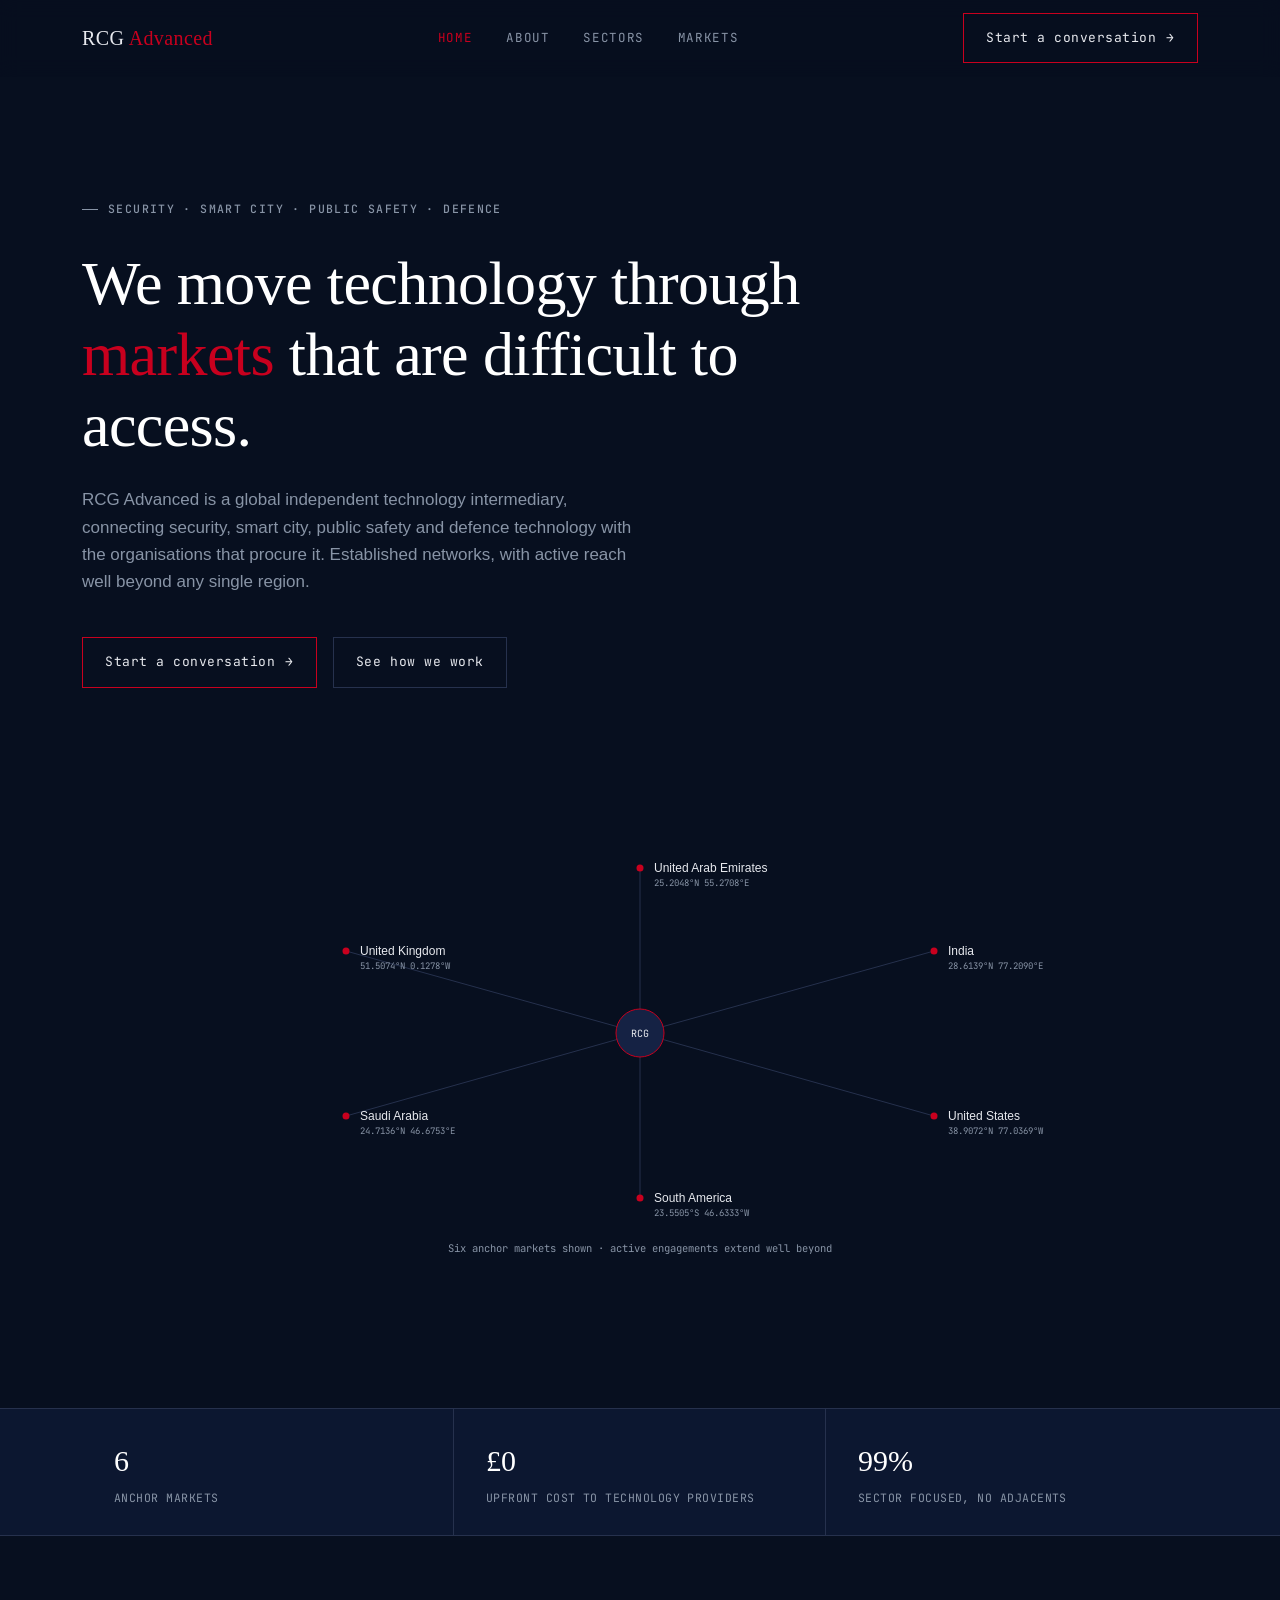
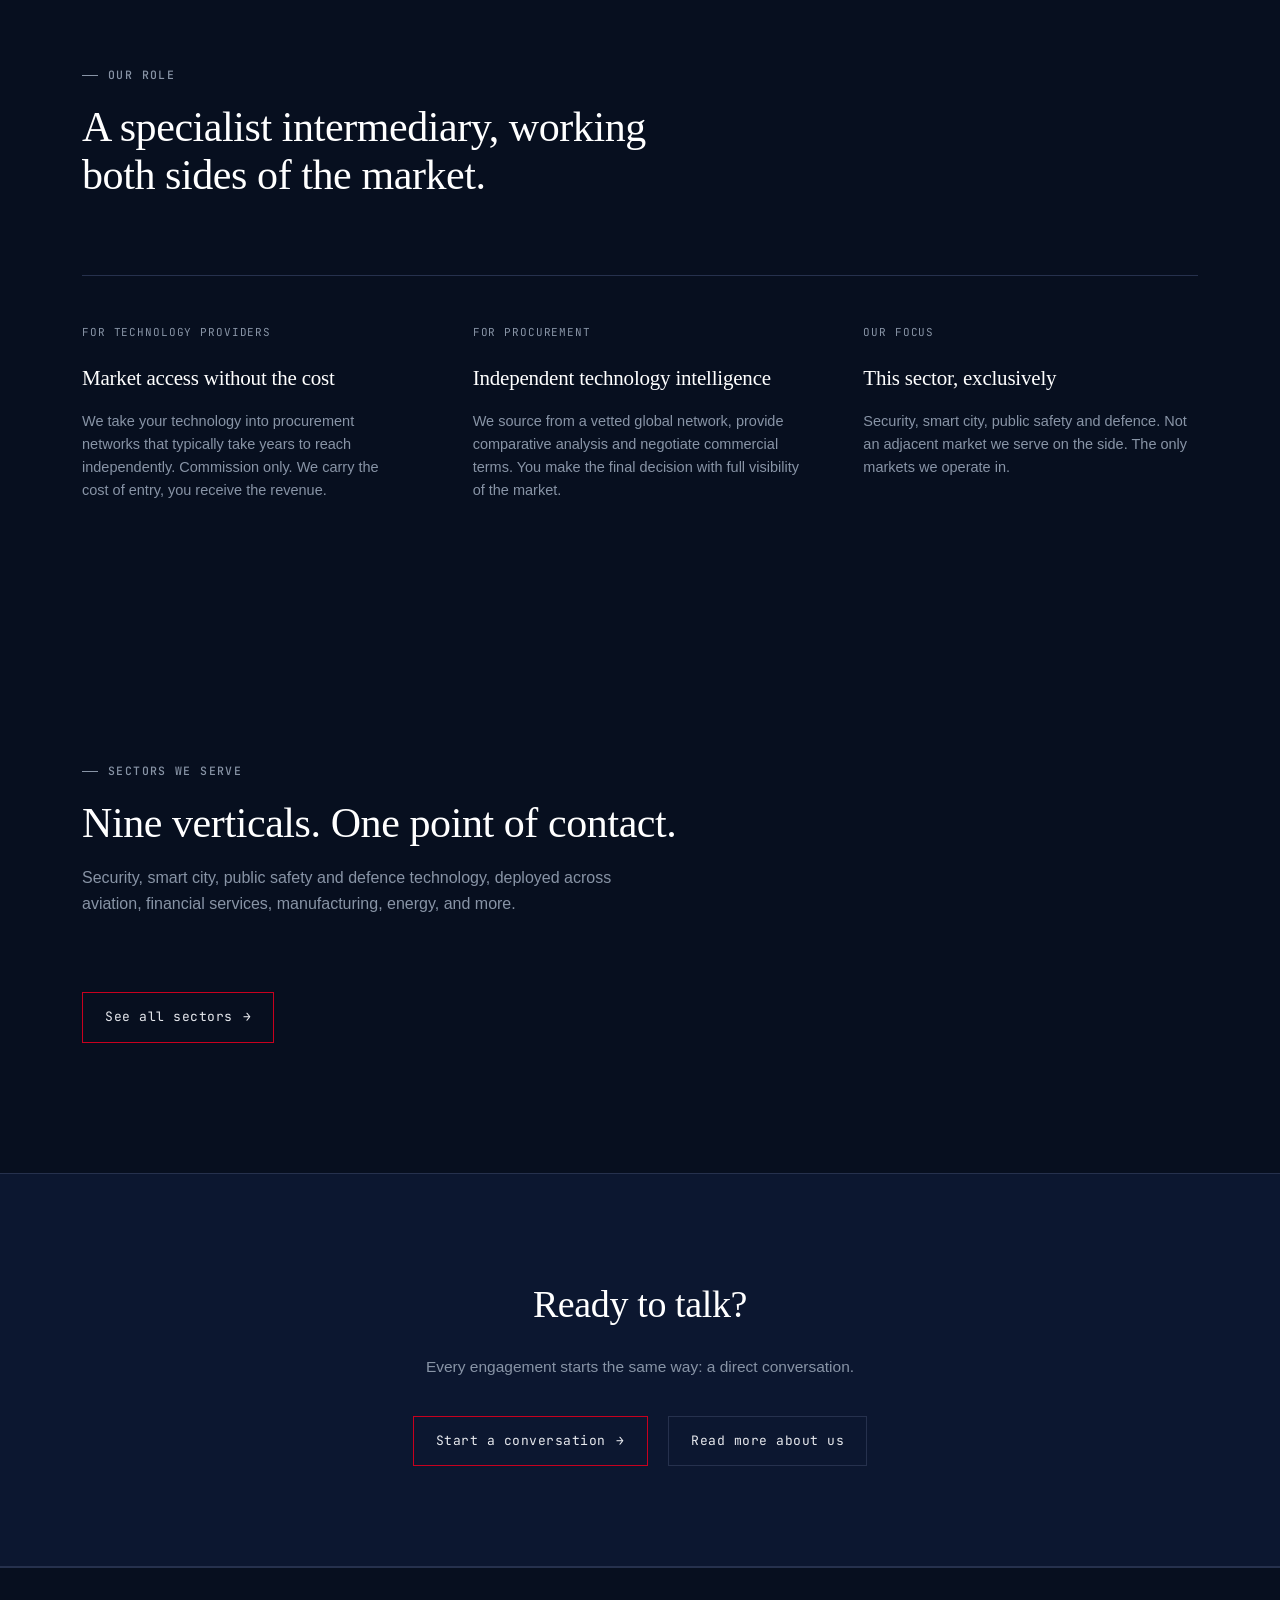
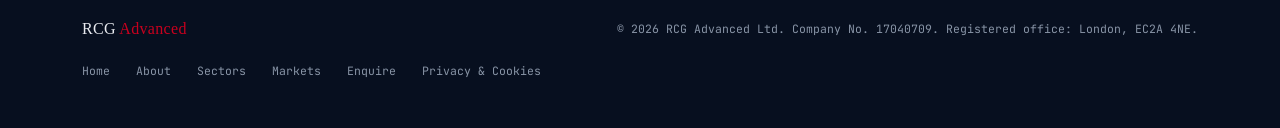
<file: files/index.html>
<!DOCTYPE html>
<html lang="en">
<head>
<meta charset="UTF-8" />
<meta name="viewport" content="width=device-width, initial-scale=1.0" />
<title>RCG Advanced | Security, Smart City & Defence Technology</title>
<meta name="description" content="Global independent technology intermediary for security, smart city, public safety and defence organisations, across six anchor markets." />
<link rel="canonical" href="https://rcgadvanced.com/" />
<meta name="robots" content="index, follow" />
<meta name="theme-color" content="#070f1f" />

<link rel="icon" href="/favicon.ico" sizes="any">
<link rel="icon" type="image/svg+xml" href="/favicon.svg">
<link rel="apple-touch-icon" href="/apple-touch-icon.png">

<meta property="og:type" content="website" />
<meta property="og:site_name" content="RCG Advanced" />
<meta property="og:title" content="RCG Advanced | Security, Smart City & Defence Technology" />
<meta property="og:description" content="Global independent technology intermediary for security, smart city, public safety and defence organisations, across six anchor markets." />
<meta property="og:url" content="https://rcgadvanced.com/" />
<meta property="og:image" content="https://rcgadvanced.com/og-image.png" />
<meta property="og:image:width" content="1200" />
<meta property="og:image:height" content="630" />

<meta name="twitter:card" content="summary_large_image" />
<meta name="twitter:title" content="RCG Advanced | Security, Smart City & Defence Technology" />
<meta name="twitter:description" content="Global independent technology intermediary for security, smart city, public safety and defence organisations, across six anchor markets." />
<meta name="twitter:image" content="https://rcgadvanced.com/og-image.png" />

<script type="application/ld+json">
{
  "@context": "https://schema.org",
  "@type": "Organization",
  "name": "RCG Advanced Ltd",
  "url": "https://rcgadvanced.com/",
  "logo": "https://rcgadvanced.com/favicon.png",
  "email": "craig@rcgadvanced.com",
  "founder": {
    "@type": "Person",
    "name": "Craig Campbell",
    "jobTitle": "Founder & CEO"
  },
  "address": {
    "@type": "PostalAddress",
    "addressLocality": "London",
    "postalCode": "EC2A 4NE",
    "addressCountry": "GB"
  },
  "description": "Global independent technology intermediary for security, smart city, public safety and defence organisations."
}
</script>

<link rel="preconnect" href="https://fonts.googleapis.com">
<link rel="preconnect" href="https://fonts.gstatic.com" crossorigin>
<link href="https://fonts.googleapis.com/css2?family=JetBrains+Mono:wght@400;500;600&display=swap" rel="stylesheet">
<link rel="stylesheet" href="styles.css">
</head>
<body>

<header id="siteHeader">
  <nav class="wrap">
    <a href="index.html" class="logo">RCG <em>Advanced</em></a>
    <div class="navlinks">
      <a href="index.html" class="current">Home</a>
      <a href="about.html">About</a>
      <a href="sectors.html">Sectors</a>
      <a href="markets.html">Markets</a>
    </div>
    <div class="nav-cta">
      <a href="enquire.html" class="btn btn-primary">Start a conversation</a>
    </div>
    <button class="nav-menu-btn" id="menuBtn" aria-label="Menu">≡</button>
  </nav>
</header>

<section class="hero" id="top">
  <div class="wrap hero-inner">
    <div class="eyebrow">Security · Smart City · Public Safety · Defence</div>
    <h1>We move technology through <span class="accent">markets</span> that are difficult to access.</h1>
    <p class="lede">RCG Advanced is a global independent technology intermediary, connecting security, smart city, public safety and defence technology with the organisations that procure it. Established networks, with active reach well beyond any single region.</p>
    <div class="hero-ctas">
      <a href="enquire.html" class="btn btn-primary">Start a conversation</a>
      <a href="about.html#disciplines" class="btn">See how we work</a>
    </div>

    <div class="netmap" id="netmap">
      <svg viewBox="0 0 900 480" xmlns="http://www.w3.org/2000/svg" role="img" aria-label="Network map showing RCG Advanced's six anchor markets: United Kingdom, Saudi Arabia, United Arab Emirates, United States, India and South America, with reach extending globally">
        <line class="net-line" x1="450" y1="235" x2="450" y2="70" />
        <line class="net-line" x1="450" y1="235" x2="744" y2="153" />
        <line class="net-line" x1="450" y1="235" x2="744" y2="318" />
        <line class="net-line" x1="450" y1="235" x2="450" y2="400" />
        <line class="net-line" x1="450" y1="235" x2="156" y2="318" />
        <line class="net-line" x1="450" y1="235" x2="156" y2="153" />

        <g class="net-hub">
          <circle cx="450" cy="235" r="24" />
          <text x="450" y="239">RCG</text>
        </g>

        <g class="net-node" data-market="market-ae" transform="translate(450,70)">
          <circle class="core" r="3.5" />
          <text class="label" x="14" y="4">United Arab Emirates</text>
          <text class="coord" x="14" y="18">25.2048°N 55.2708°E</text>
          <text class="stat" x="14" y="34">AED 23B smart infrastructure</text>
        </g>

        <g class="net-node" data-market="market-india" transform="translate(744,153)">
          <circle class="core" r="3.5" />
          <text class="label" x="14" y="4">India</text>
          <text class="coord" x="14" y="18">28.6139°N 77.2090°E</text>
          <text class="stat" x="14" y="34">Fast-growing security &amp; smart city demand</text>
        </g>

        <g class="net-node" data-market="market-us" transform="translate(744,318)">
          <circle class="core" r="3.5" />
          <text class="label" x="14" y="4">United States</text>
          <text class="coord" x="14" y="18">38.9072°N 77.0369°W</text>
          <text class="stat" x="14" y="34">$55B commercial security market</text>
        </g>

        <g class="net-node" data-market="market-samerica" transform="translate(450,400)">
          <circle class="core" r="3.5" />
          <text class="label" x="14" y="4">South America</text>
          <text class="coord" x="14" y="18">23.5505°S 46.6333°W</text>
          <text class="stat" x="14" y="34">Expanding critical infrastructure demand</text>
        </g>

        <g class="net-node" data-market="market-sa" transform="translate(156,318)">
          <circle class="core" r="3.5" />
          <text class="label" x="14" y="4">Saudi Arabia</text>
          <text class="coord" x="14" y="18">24.7136°N 46.6753°E</text>
          <text class="stat" x="14" y="34">SAR 35B public safety investment</text>
        </g>

        <g class="net-node" data-market="market-uk" transform="translate(156,153)">
          <circle class="core" r="3.5" />
          <text class="label" x="14" y="4">United Kingdom</text>
          <text class="coord" x="14" y="18">51.5074°N 0.1278°W</text>
          <text class="stat" x="14" y="34">£8.9B private security market</text>
        </g>

        <text class="net-note" x="450" y="454">Six anchor markets shown · active engagements extend well beyond</text>
      </svg>
    </div>
  </div>
</section>

<div class="stripline">
  <div class="wrap">
    <div class="cell"><div class="num" data-count="6">0</div><div class="lbl">Anchor markets</div></div>
    <div class="cell"><div class="num">£0</div><div class="lbl">Upfront cost to technology providers</div></div>
    <div class="cell"><div class="num" data-count="100" data-suffix="%">0%</div><div class="lbl">Sector focused, no adjacents</div></div>
  </div>
</div>

<section id="role">
  <div class="wrap">
    <div class="section-head reveal">
      <div class="eyebrow">Our role</div>
      <h2>A specialist intermediary, working both sides of the market.</h2>
    </div>
    <div class="role-grid reveal">
      <div class="role-card">
        <span class="tag">For technology providers</span>
        <h3>Market access without the cost</h3>
        <p>We take your technology into procurement networks that typically take years to reach independently. Commission only. We carry the cost of entry, you receive the revenue.</p>
      </div>
      <div class="role-card">
        <span class="tag">For procurement</span>
        <h3>Independent technology intelligence</h3>
        <p>We source from a vetted global network, provide comparative analysis and negotiate commercial terms. You make the final decision with full visibility of the market.</p>
      </div>
      <div class="role-card">
        <span class="tag">Our focus</span>
        <h3>This sector, exclusively</h3>
        <p>Security, smart city, public safety and defence. Not an adjacent market we serve on the side. The only markets we operate in.</p>
      </div>
    </div>
  </div>
</section>

<section id="sectors-teaser">
  <div class="wrap">
    <div class="section-head reveal">
      <div class="eyebrow">Sectors we serve</div>
      <h2>Nine verticals. One point of contact.</h2>
      <p>Security, smart city, public safety and defence technology, deployed across aviation, financial services, manufacturing, energy, and more.</p>
    </div>
    <a href="sectors.html" class="btn btn-primary reveal">See all sectors</a>
  </div>
</section>

<div class="cta-band">
  <div class="wrap">
    <h2>Ready to talk?</h2>
    <p>Every engagement starts the same way: a direct conversation.</p>
    <a href="enquire.html" class="btn btn-primary">Start a conversation</a>
    <a href="about.html" class="btn">Read more about us</a>
  </div>
</div>

<footer>
  <div class="wrap footer-inner">
    <a href="index.html" class="logo">RCG <em>Advanced</em></a>
    <div class="footer-meta">© 2026 RCG Advanced Ltd. Company No. 17040709. Registered office: London, EC2A 4NE.</div>
    <div class="footer-links">
      <a href="index.html">Home</a>
      <a href="about.html">About</a>
      <a href="sectors.html">Sectors</a>
      <a href="markets.html">Markets</a>
      <a href="enquire.html">Enquire</a>
      <a href="privacy.html">Privacy &amp; Cookies</a>
    </div>
  </div>
</footer>

<script src="script.js"></script>
</body>
</html>
</file>
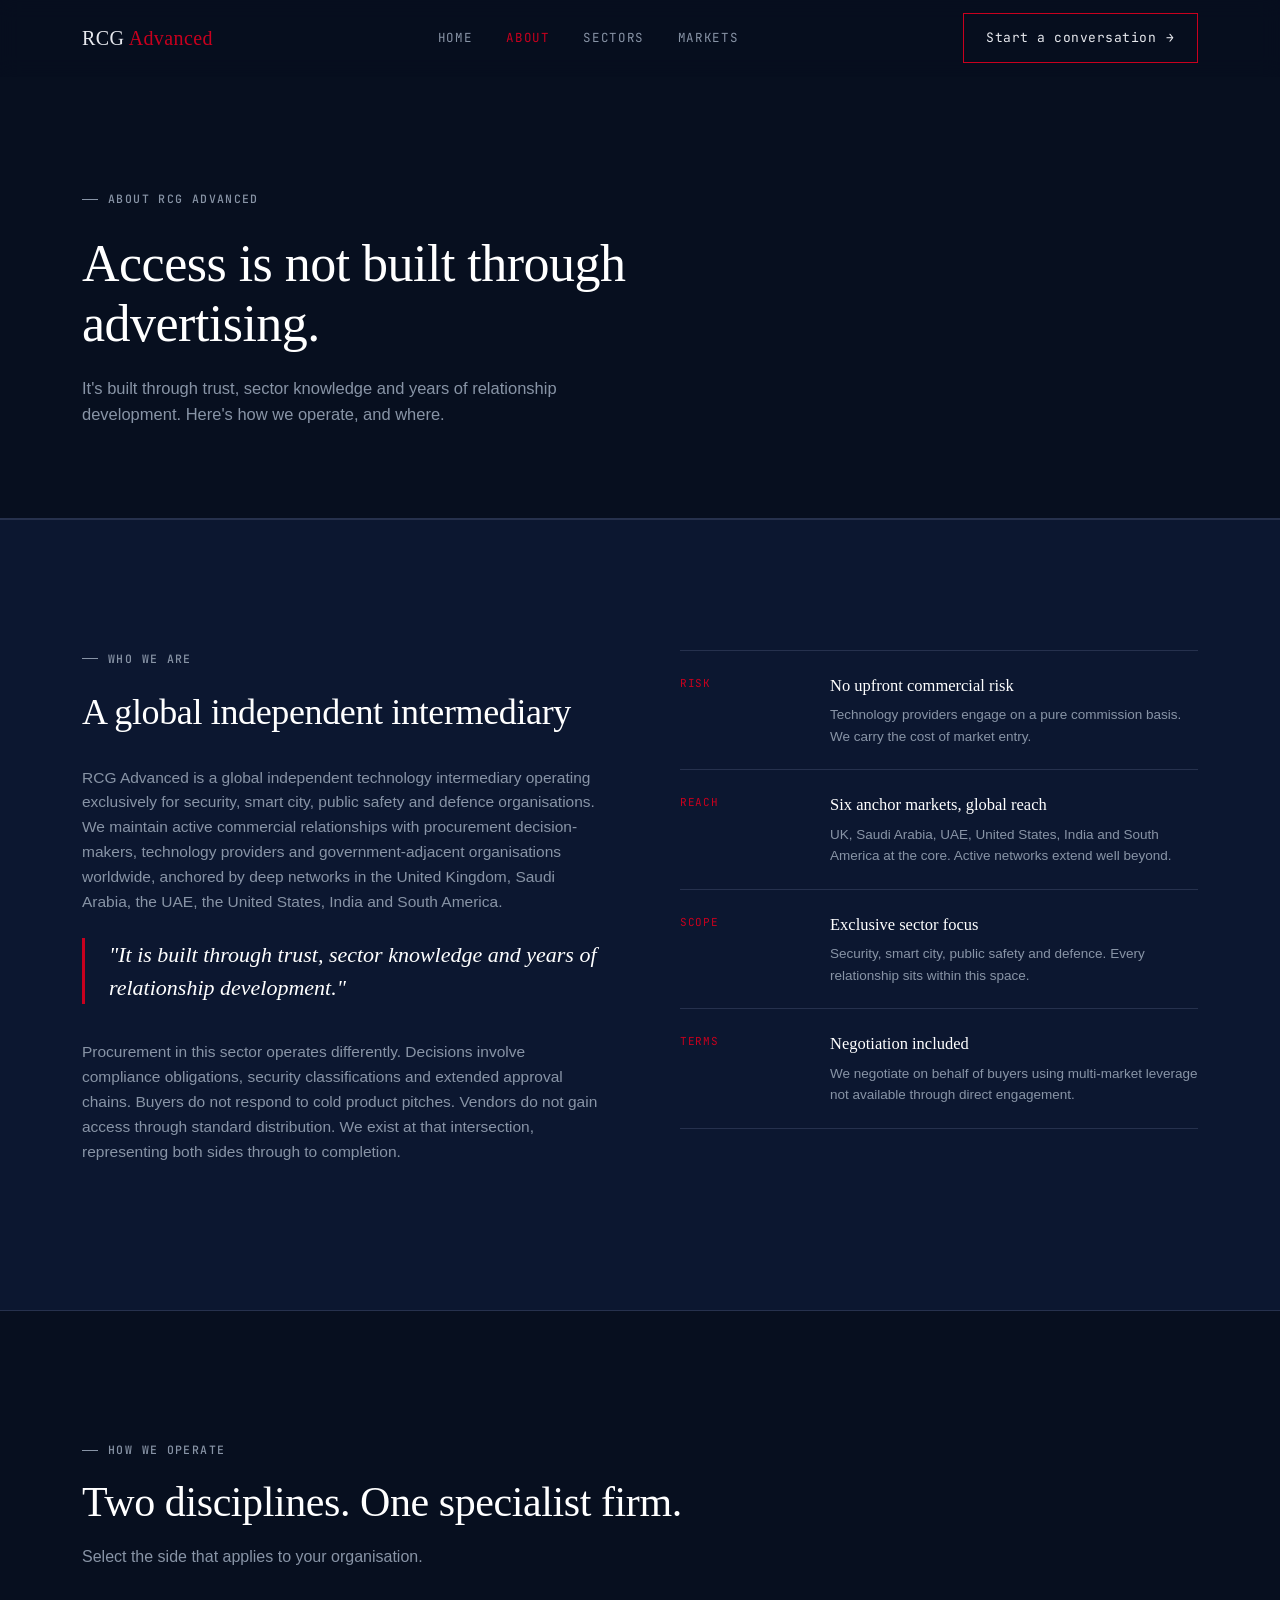
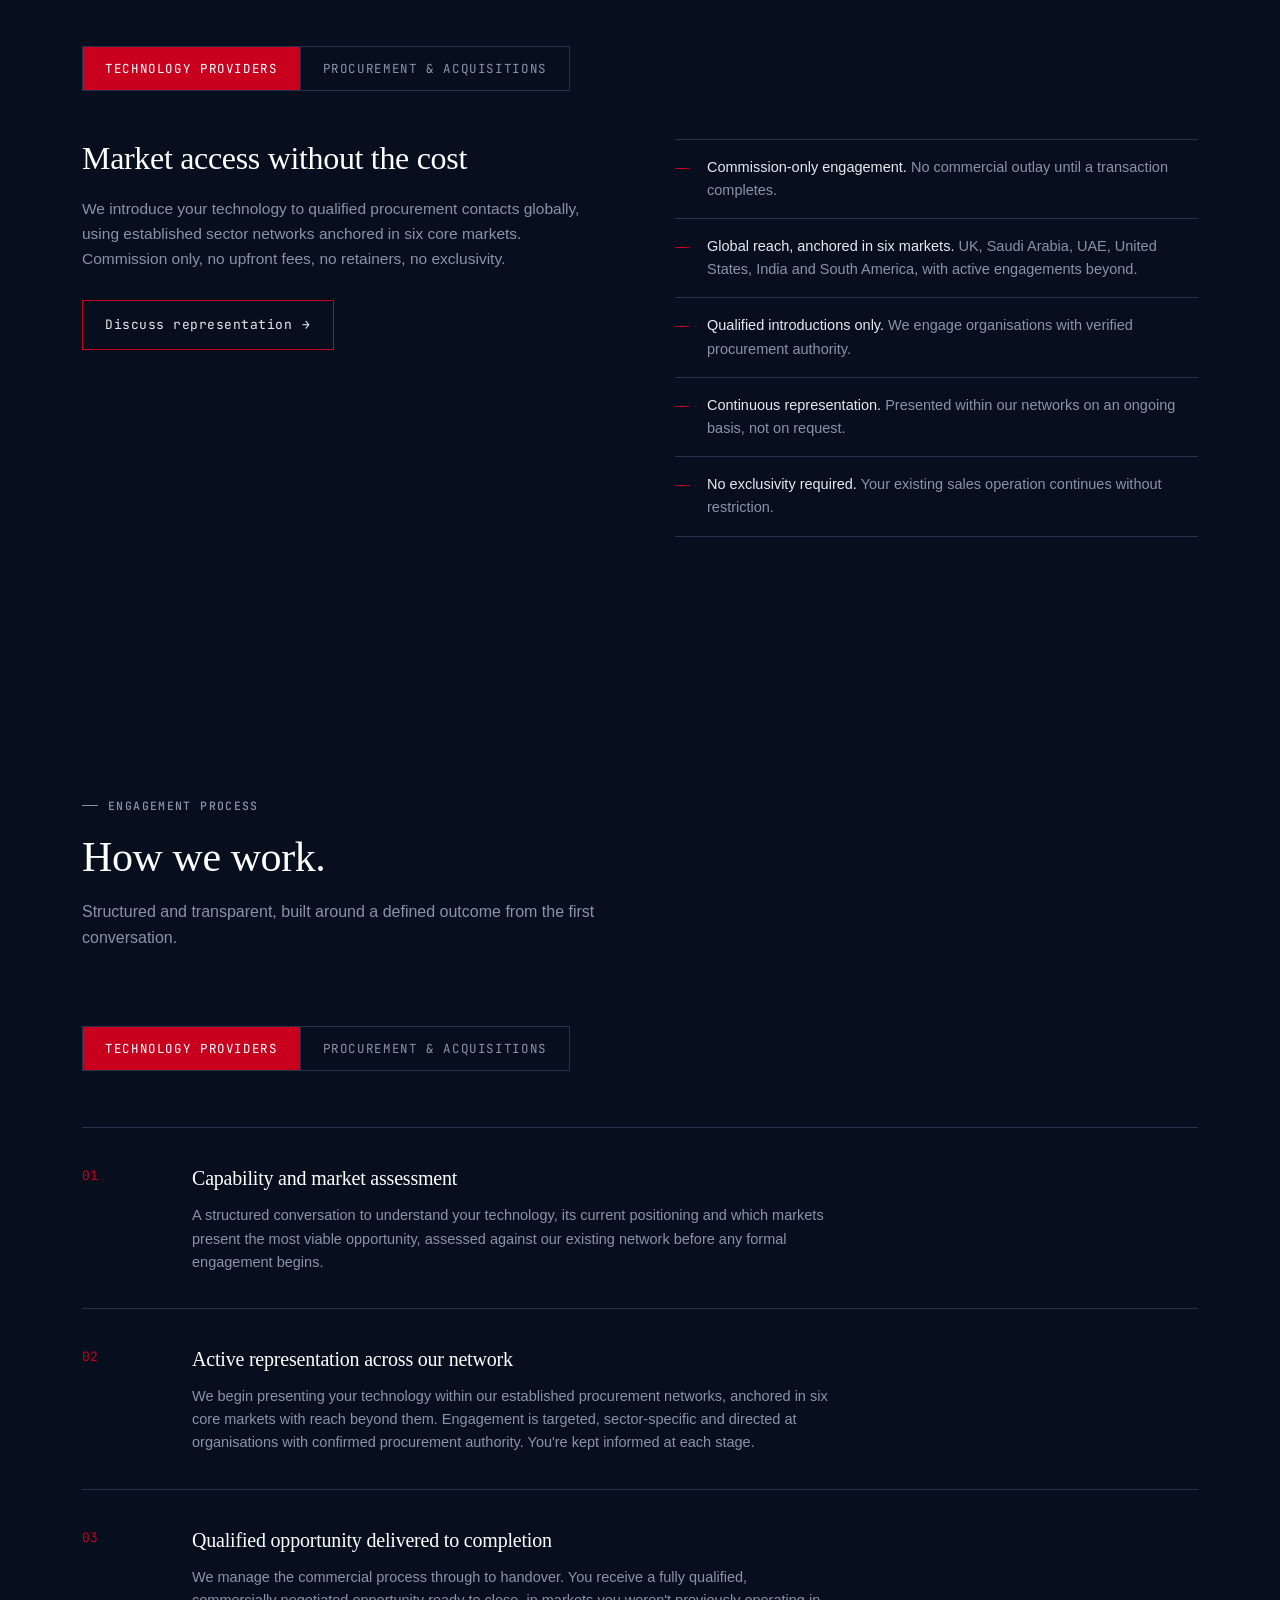
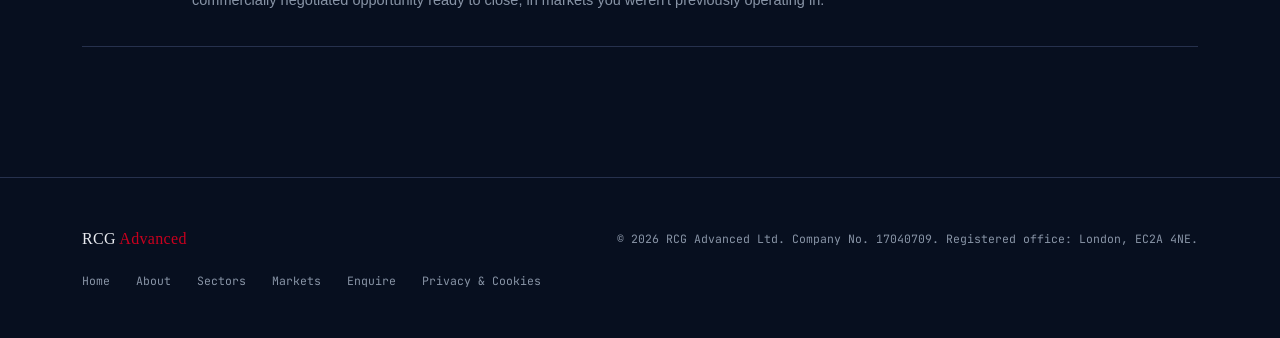
<file: files/about.html>
<!DOCTYPE html>
<html lang="en">
<head>
<meta charset="UTF-8" />
<meta name="viewport" content="width=device-width, initial-scale=1.0" />
<title>About | RCG Advanced</title>
<meta name="description" content="How RCG Advanced Ltd operates as an independent technology intermediary: commission-only representation, six anchor markets and a fully managed procurement process." />
<link rel="canonical" href="https://rcgadvanced.com/about" />
<meta name="robots" content="index, follow" />
<meta name="theme-color" content="#070f1f" />

<link rel="icon" href="/favicon.ico" sizes="any">
<link rel="icon" type="image/svg+xml" href="/favicon.svg">
<link rel="apple-touch-icon" href="/apple-touch-icon.png">

<meta property="og:type" content="website" />
<meta property="og:site_name" content="RCG Advanced" />
<meta property="og:title" content="About | RCG Advanced" />
<meta property="og:description" content="How RCG Advanced Ltd operates as an independent technology intermediary: commission-only representation, six anchor markets and a fully managed procurement process." />
<meta property="og:url" content="https://rcgadvanced.com/about" />
<meta property="og:image" content="https://rcgadvanced.com/og-image.png" />
<meta property="og:image:width" content="1200" />
<meta property="og:image:height" content="630" />

<meta name="twitter:card" content="summary_large_image" />
<meta name="twitter:title" content="About | RCG Advanced" />
<meta name="twitter:description" content="How RCG Advanced Ltd operates as an independent technology intermediary: commission-only representation, six anchor markets and a fully managed procurement process." />
<meta name="twitter:image" content="https://rcgadvanced.com/og-image.png" />

<script type="application/ld+json">
{
  "@context": "https://schema.org",
  "@type": "Organization",
  "name": "RCG Advanced Ltd",
  "url": "https://rcgadvanced.com/",
  "logo": "https://rcgadvanced.com/favicon.png",
  "email": "craig@rcgadvanced.com",
  "founder": {
    "@type": "Person",
    "name": "Craig Campbell",
    "jobTitle": "Founder & CEO"
  },
  "address": {
    "@type": "PostalAddress",
    "addressLocality": "London",
    "postalCode": "EC2A 4NE",
    "addressCountry": "GB"
  },
  "description": "Global independent technology intermediary for security, smart city, public safety and defence organisations."
}
</script>

<link rel="preconnect" href="https://fonts.googleapis.com">
<link rel="preconnect" href="https://fonts.gstatic.com" crossorigin>
<link href="https://fonts.googleapis.com/css2?family=JetBrains+Mono:wght@400;500;600&display=swap" rel="stylesheet">
<link rel="stylesheet" href="styles.css">
</head>
<body>

<header id="siteHeader">
  <nav class="wrap">
    <a href="index.html" class="logo">RCG <em>Advanced</em></a>
    <div class="navlinks">
      <a href="index.html">Home</a>
      <a href="about.html" class="current">About</a>
      <a href="sectors.html">Sectors</a>
      <a href="markets.html">Markets</a>
    </div>
    <div class="nav-cta">
      <a href="enquire.html" class="btn btn-primary">Start a conversation</a>
    </div>
    <button class="nav-menu-btn" id="menuBtn" aria-label="Menu">≡</button>
  </nav>
</header>

<section class="page-hero">
  <div class="wrap">
    <div class="eyebrow">About RCG Advanced</div>
    <h1>Access is not built through advertising.</h1>
    <p class="lede">It's built through trust, sector knowledge and years of relationship development. Here's how we operate, and where.</p>
  </div>
</section>

<section class="about-block" id="about">
  <div class="wrap about-inner">
    <div class="reveal">
      <div class="eyebrow">Who we are</div>
      <h2>A global independent intermediary</h2>
      <p>RCG Advanced is a global independent technology intermediary operating exclusively for security, smart city, public safety and defence organisations. We maintain active commercial relationships with procurement decision-makers, technology providers and government-adjacent organisations worldwide, anchored by deep networks in the United Kingdom, Saudi Arabia, the UAE, the United States, India and South America.</p>
      <blockquote>"It is built through trust, sector knowledge and years of relationship development."</blockquote>
      <p>Procurement in this sector operates differently. Decisions involve compliance obligations, security classifications and extended approval chains. Buyers do not respond to cold product pitches. Vendors do not gain access through standard distribution. We exist at that intersection, representing both sides through to completion.</p>
    </div>
    <div class="fact-list reveal">
      <div class="fact-item">
        <div class="k">Risk</div>
        <div class="v"><h4>No upfront commercial risk</h4><p>Technology providers engage on a pure commission basis. We carry the cost of market entry.</p></div>
      </div>
      <div class="fact-item">
        <div class="k">Reach</div>
        <div class="v"><h4>Six anchor markets, global reach</h4><p>UK, Saudi Arabia, UAE, United States, India and South America at the core. Active networks extend well beyond.</p></div>
      </div>
      <div class="fact-item">
        <div class="k">Scope</div>
        <div class="v"><h4>Exclusive sector focus</h4><p>Security, smart city, public safety and defence. Every relationship sits within this space.</p></div>
      </div>
      <div class="fact-item">
        <div class="k">Terms</div>
        <div class="v"><h4>Negotiation included</h4><p>We negotiate on behalf of buyers using multi-market leverage not available through direct engagement.</p></div>
      </div>
    </div>
  </div>
</section>

<section id="disciplines">
  <div class="wrap">
    <div class="section-head reveal">
      <div class="eyebrow">How we operate</div>
      <h2>Two disciplines. One specialist firm.</h2>
      <p>Select the side that applies to your organisation.</p>
    </div>

    <div class="disc-toggle reveal">
      <button class="active" data-panel="manu">Technology providers</button>
      <button data-panel="proc">Procurement &amp; acquisitions</button>
    </div>

    <div class="disc-panel active" id="manu">
      <div>
        <h3>Market access without the cost</h3>
        <p>We introduce your technology to qualified procurement contacts globally, using established sector networks anchored in six core markets. Commission only, no upfront fees, no retainers, no exclusivity.</p>
        <a href="enquire.html" class="btn btn-primary">Discuss representation</a>
      </div>
      <ul class="disc-list">
        <li><span><strong>Commission-only engagement.</strong> No commercial outlay until a transaction completes.</span></li>
        <li><span><strong>Global reach, anchored in six markets.</strong> UK, Saudi Arabia, UAE, United States, India and South America, with active engagements beyond.</span></li>
        <li><span><strong>Qualified introductions only.</strong> We engage organisations with verified procurement authority.</span></li>
        <li><span><strong>Continuous representation.</strong> Presented within our networks on an ongoing basis, not on request.</span></li>
        <li><span><strong>No exclusivity required.</strong> Your existing sales operation continues without restriction.</span></li>
      </ul>
    </div>

    <div class="disc-panel" id="proc">
      <div>
        <h3>Independent intelligence, negotiated terms</h3>
        <p>We provide procurement teams with independent technology intelligence, comparative analysis and commercial negotiation across security, smart city, public safety and defence.</p>
        <a href="enquire.html" class="btn btn-primary">Submit a requirement</a>
      </div>
      <ul class="disc-list">
        <li><span><strong>No vendor affiliation.</strong> No product obligation, no provider incentive to favour one solution.</span></li>
        <li><span><strong>Commercially negotiated pricing.</strong> Multi-market volume leverage not accessible through direct procurement.</span></li>
        <li><span><strong>Verified technology.</strong> Assessed for operational capability, commercial stability and sector fit.</span></li>
        <li><span><strong>Fully managed process.</strong> Requirements definition through to contract execution and delivery.</span></li>
        <li><span><strong>Global access.</strong> Solutions reaching beyond our six anchor markets, including technology outside conventional supply chains.</span></li>
      </ul>
    </div>
  </div>
</section>

<section id="process">
  <div class="wrap">
    <div class="section-head reveal">
      <div class="eyebrow">Engagement process</div>
      <h2>How we work.</h2>
      <p>Structured and transparent, built around a defined outcome from the first conversation.</p>
    </div>

    <div class="disc-toggle process-toggle reveal">
      <button class="active" data-process="manu">Technology providers</button>
      <button data-process="proc">Procurement &amp; acquisitions</button>
    </div>

    <div class="process-track active reveal" id="process-manu">
      <div class="process-step">
        <div class="idx">01</div>
        <div><h3>Capability and market assessment</h3><p>A structured conversation to understand your technology, its current positioning and which markets present the most viable opportunity, assessed against our existing network before any formal engagement begins.</p></div>
      </div>
      <div class="process-step">
        <div class="idx">02</div>
        <div><h3>Active representation across our network</h3><p>We begin presenting your technology within our established procurement networks, anchored in six core markets with reach beyond them. Engagement is targeted, sector-specific and directed at organisations with confirmed procurement authority. You're kept informed at each stage.</p></div>
      </div>
      <div class="process-step">
        <div class="idx">03</div>
        <div><h3>Qualified opportunity delivered to completion</h3><p>We manage the commercial process through to handover. You receive a fully qualified, commercially negotiated opportunity ready to close, in markets you weren't previously operating in.</p></div>
      </div>
    </div>

    <div class="process-track" id="process-proc">
      <div class="process-step">
        <div class="idx">01</div>
        <div><h3>Requirements definition</h3><p>A structured intake to establish your operational requirement, compliance environment, procurement constraints and timeline. This is the foundation of a properly scoped search, not a sales conversation.</p></div>
      </div>
      <div class="process-step">
        <div class="idx">02</div>
        <div><h3>Market search and independent analysis</h3><p>We search our verified global network and provide a structured comparative analysis. Every option is assessed for operational capability, financial stability and sector suitability, an independent view rather than a curated sales list.</p></div>
      </div>
      <div class="process-step">
        <div class="idx">03</div>
        <div><h3>Commercial negotiation and contract management</h3><p>We negotiate terms on your behalf using cross-market leverage direct procurement can't replicate, then manage the contract process through to operational delivery and beyond.</p></div>
      </div>
    </div>
  </div>
</section>

<footer>
  <div class="wrap footer-inner">
    <a href="index.html" class="logo">RCG <em>Advanced</em></a>
    <div class="footer-meta">© 2026 RCG Advanced Ltd. Company No. 17040709. Registered office: London, EC2A 4NE.</div>
    <div class="footer-links">
      <a href="index.html">Home</a>
      <a href="about.html">About</a>
      <a href="sectors.html">Sectors</a>
      <a href="markets.html">Markets</a>
      <a href="enquire.html">Enquire</a>
      <a href="privacy.html">Privacy &amp; Cookies</a>
    </div>
  </div>
</footer>

<script src="script.js"></script>
</body>
</html>
</file>
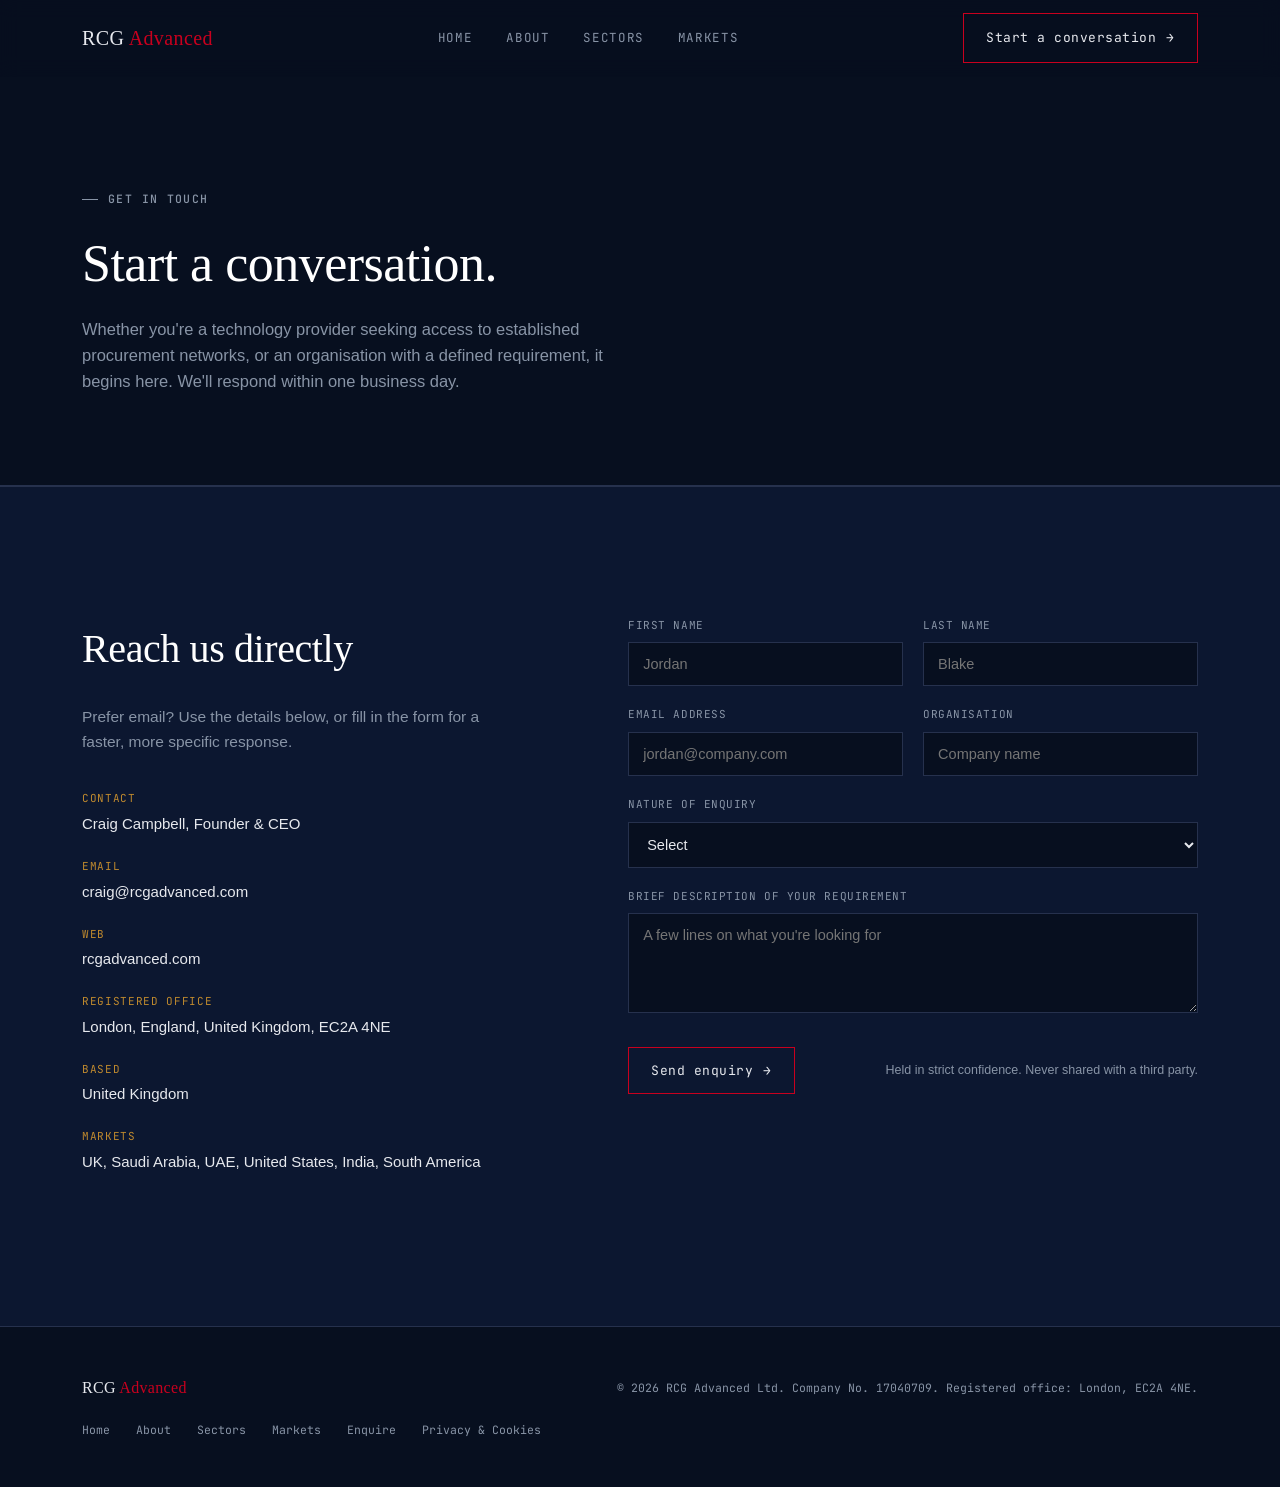
<file: files/enquire-3.html>
<!DOCTYPE html>
<html lang="en">
<head>
<meta charset="UTF-8" />
<meta name="viewport" content="width=device-width, initial-scale=1.0" />
<title>Contact | RCG Advanced</title>
<meta name="description" content="Start a conversation with RCG Advanced. Technology providers and procurement teams in security, smart city, public safety and defence can enquire directly." />
<link rel="canonical" href="https://rcgadvanced.com/enquire" />
<meta name="robots" content="index, follow" />
<meta name="theme-color" content="#070f1f" />

<link rel="icon" href="/favicon.ico" sizes="any">
<link rel="icon" type="image/svg+xml" href="/favicon.svg">
<link rel="apple-touch-icon" href="/apple-touch-icon.png">

<meta property="og:type" content="website" />
<meta property="og:site_name" content="RCG Advanced" />
<meta property="og:title" content="Contact | RCG Advanced" />
<meta property="og:description" content="Start a conversation with RCG Advanced. Technology providers and procurement teams in security, smart city, public safety and defence can enquire directly." />
<meta property="og:url" content="https://rcgadvanced.com/enquire" />
<meta property="og:image" content="https://rcgadvanced.com/og-image.png" />
<meta property="og:image:width" content="1200" />
<meta property="og:image:height" content="630" />

<meta name="twitter:card" content="summary_large_image" />
<meta name="twitter:title" content="Contact | RCG Advanced" />
<meta name="twitter:description" content="Start a conversation with RCG Advanced. Technology providers and procurement teams in security, smart city, public safety and defence can enquire directly." />
<meta name="twitter:image" content="https://rcgadvanced.com/og-image.png" />

<script type="application/ld+json">
{
  "@context": "https://schema.org",
  "@type": "Organization",
  "name": "RCG Advanced Ltd",
  "url": "https://rcgadvanced.com/",
  "logo": "https://rcgadvanced.com/favicon.png",
  "email": "craig@rcgadvanced.com",
  "founder": {
    "@type": "Person",
    "name": "Craig Campbell",
    "jobTitle": "Founder & CEO"
  },
  "address": {
    "@type": "PostalAddress",
    "addressLocality": "London",
    "postalCode": "EC2A 4NE",
    "addressCountry": "GB"
  },
  "description": "Global independent technology intermediary for security, smart city, public safety and defence organisations."
}
</script>

<link rel="preconnect" href="https://fonts.googleapis.com">
<link rel="preconnect" href="https://fonts.gstatic.com" crossorigin>
<link href="https://fonts.googleapis.com/css2?family=JetBrains+Mono:wght@400;500;600&display=swap" rel="stylesheet">
<link rel="stylesheet" href="styles.css">
</head>
<body>

<header id="siteHeader">
  <nav class="wrap">
    <a href="index.html" class="logo">RCG <em>Advanced</em></a>
    <div class="navlinks">
      <a href="index.html">Home</a>
      <a href="about.html">About</a>
      <a href="sectors.html">Sectors</a>
      <a href="markets.html">Markets</a>
    </div>
    <div class="nav-cta">
      <a href="enquire.html" class="btn btn-primary">Start a conversation</a>
    </div>
    <button class="nav-menu-btn" id="menuBtn" aria-label="Menu">≡</button>
  </nav>
</header>

<section class="page-hero">
  <div class="wrap">
    <div class="eyebrow">Get in touch</div>
    <h1>Start a conversation.</h1>
    <p class="lede">Whether you're a technology provider seeking access to established procurement networks, or an organisation with a defined requirement, it begins here. We'll respond within one business day.</p>
  </div>
</section>

<section class="contact" id="contact">
  <div class="wrap contact-grid">
    <div class="contact-info reveal">
      <h2>Reach us directly</h2>
      <p>Prefer email? Use the details below, or fill in the form for a faster, more specific response.</p>

      <div class="contact-detail">
        <div class="k">Contact</div>
        <div class="v">Craig Campbell, Founder &amp; CEO</div>
      </div>
      <div class="contact-detail">
        <div class="k">Email</div>
        <div class="v"><a href="mailto:craig@rcgadvanced.com">craig@rcgadvanced.com</a></div>
      </div>
      <div class="contact-detail">
        <div class="k">Web</div>
        <div class="v">rcgadvanced.com</div>
      </div>
      <div class="contact-detail">
        <div class="k">Registered office</div>
        <div class="v">London, England, United Kingdom, EC2A 4NE</div>
      </div>
      <div class="contact-detail">
        <div class="k">Based</div>
        <div class="v">United Kingdom</div>
      </div>
      <div class="contact-detail">
        <div class="k">Markets</div>
        <div class="v">UK, Saudi Arabia, UAE, United States, India, South America</div>
      </div>
    </div>

    <form class="reveal" action="https://formspree.io/f/xqpzrnap" method="POST">
      <input type="hidden" name="_subject" value="New enquiry from rcgadvanced.com">
      <div class="form-row">
        <div>
          <label for="fname">First name</label>
          <input id="fname" name="first_name" type="text" placeholder="Jordan" required>
        </div>
        <div>
          <label for="lname">Last name</label>
          <input id="lname" name="last_name" type="text" placeholder="Blake" required>
        </div>
      </div>
      <div class="form-row">
        <div>
          <label for="email">Email address</label>
          <input id="email" name="email" type="email" placeholder="jordan@company.com" required>
        </div>
        <div>
          <label for="org">Organisation</label>
          <input id="org" name="organisation" type="text" placeholder="Company name" required>
        </div>
      </div>
      <div>
        <label for="nature">Nature of enquiry</label>
        <select id="nature" name="enquiry_type" required>
          <option value="">Select</option>
          <option>Technology provider seeking market representation</option>
          <option>Procurement or acquisitions requirement</option>
          <option>Other</option>
        </select>
      </div>
      <div>
        <label for="desc">Brief description of your requirement</label>
        <textarea id="desc" name="message" placeholder="A few lines on what you're looking for"></textarea>
      </div>
      <div class="form-foot">
        <button type="submit" class="btn btn-primary">Send enquiry</button>
        <p>Held in strict confidence. Never shared with a third party.</p>
      </div>
    </form>
  </div>
</section>

<footer>
  <div class="wrap footer-inner">
    <a href="index.html" class="logo">RCG <em>Advanced</em></a>
    <div class="footer-meta">© 2026 RCG Advanced Ltd. Company No. 17040709. Registered office: London, EC2A 4NE.</div>
    <div class="footer-links">
      <a href="index.html">Home</a>
      <a href="about.html">About</a>
      <a href="sectors.html">Sectors</a>
      <a href="markets.html">Markets</a>
      <a href="enquire.html">Enquire</a>
      <a href="privacy.html">Privacy &amp; Cookies</a>
    </div>
  </div>
</footer>

<script src="script.js"></script>
</body>
</html>
</file>
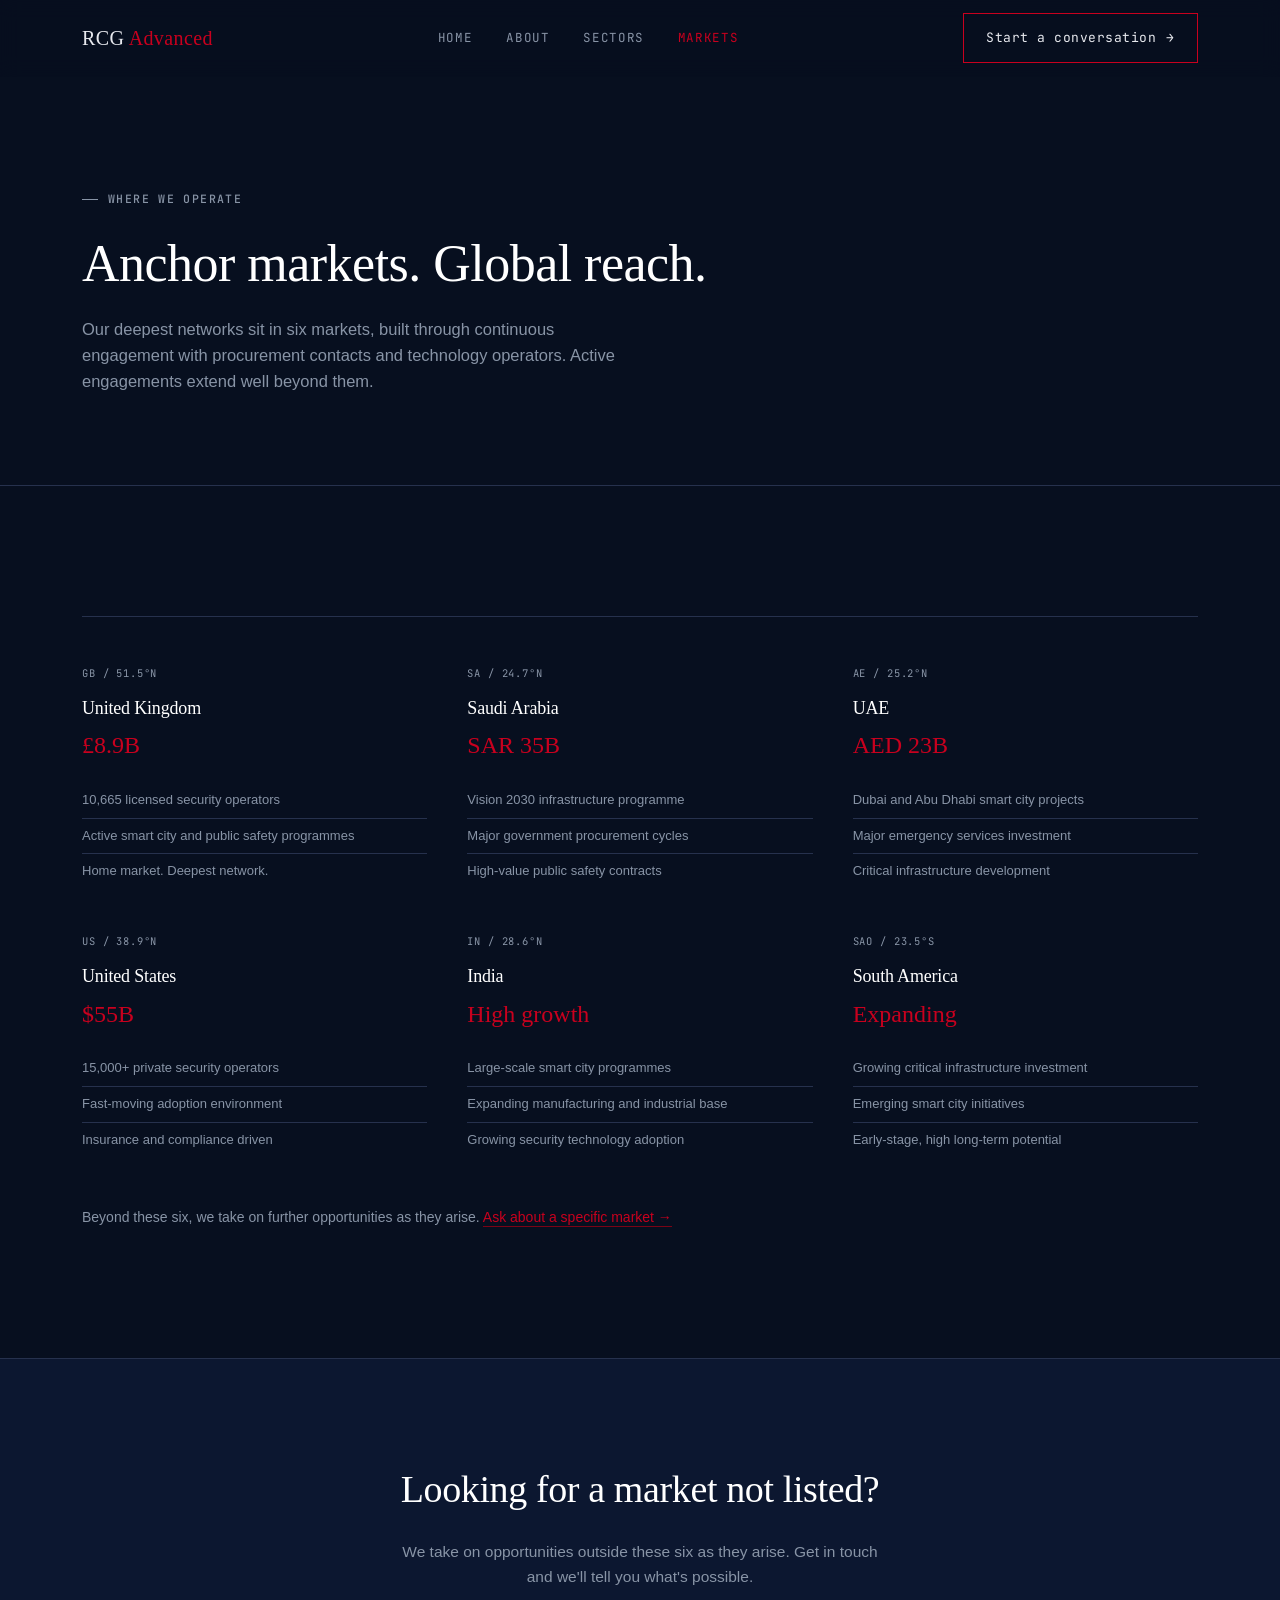
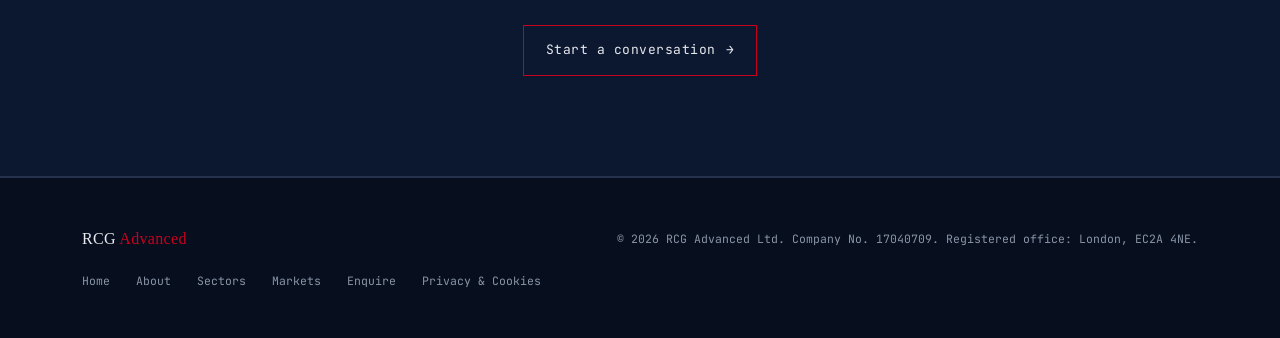
<file: files/markets.html>
<!DOCTYPE html>
<html lang="en">
<head>
<meta charset="UTF-8" />
<meta name="viewport" content="width=device-width, initial-scale=1.0" />
<title>Markets | RCG Advanced</title>
<meta name="description" content="RCG Advanced's six anchor markets: United Kingdom, Saudi Arabia, UAE, United States, India and South America, with active reach extending globally." />
<link rel="canonical" href="https://rcgadvanced.com/markets" />
<meta name="robots" content="index, follow" />
<meta name="theme-color" content="#070f1f" />

<link rel="icon" href="/favicon.ico" sizes="any">
<link rel="icon" type="image/svg+xml" href="/favicon.svg">
<link rel="apple-touch-icon" href="/apple-touch-icon.png">

<meta property="og:type" content="website" />
<meta property="og:site_name" content="RCG Advanced" />
<meta property="og:title" content="Markets | RCG Advanced" />
<meta property="og:description" content="RCG Advanced's six anchor markets: United Kingdom, Saudi Arabia, UAE, United States, India and South America, with active reach extending globally." />
<meta property="og:url" content="https://rcgadvanced.com/markets" />
<meta property="og:image" content="https://rcgadvanced.com/og-image.png" />
<meta property="og:image:width" content="1200" />
<meta property="og:image:height" content="630" />

<meta name="twitter:card" content="summary_large_image" />
<meta name="twitter:title" content="Markets | RCG Advanced" />
<meta name="twitter:description" content="RCG Advanced's six anchor markets: United Kingdom, Saudi Arabia, UAE, United States, India and South America, with active reach extending globally." />
<meta name="twitter:image" content="https://rcgadvanced.com/og-image.png" />

<script type="application/ld+json">
{
  "@context": "https://schema.org",
  "@type": "Organization",
  "name": "RCG Advanced Ltd",
  "url": "https://rcgadvanced.com/",
  "logo": "https://rcgadvanced.com/favicon.png",
  "email": "craig@rcgadvanced.com",
  "founder": {
    "@type": "Person",
    "name": "Craig Campbell",
    "jobTitle": "Founder & CEO"
  },
  "address": {
    "@type": "PostalAddress",
    "addressLocality": "London",
    "postalCode": "EC2A 4NE",
    "addressCountry": "GB"
  },
  "description": "Global independent technology intermediary for security, smart city, public safety and defence organisations."
}
</script>

<link rel="preconnect" href="https://fonts.googleapis.com">
<link rel="preconnect" href="https://fonts.gstatic.com" crossorigin>
<link href="https://fonts.googleapis.com/css2?family=JetBrains+Mono:wght@400;500;600&display=swap" rel="stylesheet">
<link rel="stylesheet" href="styles.css">
</head>
<body>

<header id="siteHeader">
  <nav class="wrap">
    <a href="index.html" class="logo">RCG <em>Advanced</em></a>
    <div class="navlinks">
      <a href="index.html">Home</a>
      <a href="about.html">About</a>
      <a href="sectors.html">Sectors</a>
      <a href="markets.html" class="current">Markets</a>
    </div>
    <div class="nav-cta">
      <a href="enquire.html" class="btn btn-primary">Start a conversation</a>
    </div>
    <button class="nav-menu-btn" id="menuBtn" aria-label="Menu">≡</button>
  </nav>
</header>

<section class="page-hero">
  <div class="wrap">
    <div class="eyebrow">Where we operate</div>
    <h1>Anchor markets. Global reach.</h1>
    <p class="lede">Our deepest networks sit in six markets, built through continuous engagement with procurement contacts and technology operators. Active engagements extend well beyond them.</p>
  </div>
</section>

<section id="markets">
  <div class="wrap">
    <div class="markets-grid reveal">
      <div class="market-card" id="market-uk">
        <div class="flag-code">GB / 51.5°N</div>
        <h3>United Kingdom</h3>
        <div class="figure">£8.9B</div>
        <ul>
          <li>10,665 licensed security operators</li>
          <li>Active smart city and public safety programmes</li>
          <li>Home market. Deepest network.</li>
        </ul>
      </div>
      <div class="market-card" id="market-sa">
        <div class="flag-code">SA / 24.7°N</div>
        <h3>Saudi Arabia</h3>
        <div class="figure">SAR 35B</div>
        <ul>
          <li>Vision 2030 infrastructure programme</li>
          <li>Major government procurement cycles</li>
          <li>High-value public safety contracts</li>
        </ul>
      </div>
      <div class="market-card" id="market-ae">
        <div class="flag-code">AE / 25.2°N</div>
        <h3>UAE</h3>
        <div class="figure">AED 23B</div>
        <ul>
          <li>Dubai and Abu Dhabi smart city projects</li>
          <li>Major emergency services investment</li>
          <li>Critical infrastructure development</li>
        </ul>
      </div>
      <div class="market-card" id="market-us">
        <div class="flag-code">US / 38.9°N</div>
        <h3>United States</h3>
        <div class="figure">$55B</div>
        <ul>
          <li>15,000+ private security operators</li>
          <li>Fast-moving adoption environment</li>
          <li>Insurance and compliance driven</li>
        </ul>
      </div>
      <div class="market-card" id="market-india">
        <div class="flag-code">IN / 28.6°N</div>
        <h3>India</h3>
        <div class="figure">High growth</div>
        <ul>
          <li>Large-scale smart city programmes</li>
          <li>Expanding manufacturing and industrial base</li>
          <li>Growing security technology adoption</li>
        </ul>
      </div>
      <div class="market-card" id="market-samerica">
        <div class="flag-code">SAO / 23.5°S</div>
        <h3>South America</h3>
        <div class="figure">Expanding</div>
        <ul>
          <li>Growing critical infrastructure investment</li>
          <li>Emerging smart city initiatives</li>
          <li>Early-stage, high long-term potential</li>
        </ul>
      </div>
    </div>
    <p class="markets-note reveal">Beyond these six, we take on further opportunities as they arise. <a href="enquire.html" class="inline-link">Ask about a specific market →</a></p>
  </div>
</section>

<div class="cta-band">
  <div class="wrap">
    <h2>Looking for a market not listed?</h2>
    <p>We take on opportunities outside these six as they arise. Get in touch and we'll tell you what's possible.</p>
    <a href="enquire.html" class="btn btn-primary">Start a conversation</a>
  </div>
</div>

<footer>
  <div class="wrap footer-inner">
    <a href="index.html" class="logo">RCG <em>Advanced</em></a>
    <div class="footer-meta">© 2026 RCG Advanced Ltd. Company No. 17040709. Registered office: London, EC2A 4NE.</div>
    <div class="footer-links">
      <a href="index.html">Home</a>
      <a href="about.html">About</a>
      <a href="sectors.html">Sectors</a>
      <a href="markets.html">Markets</a>
      <a href="enquire.html">Enquire</a>
      <a href="privacy.html">Privacy &amp; Cookies</a>
    </div>
  </div>
</footer>

<script src="script.js"></script>
</body>
</html>
</file>
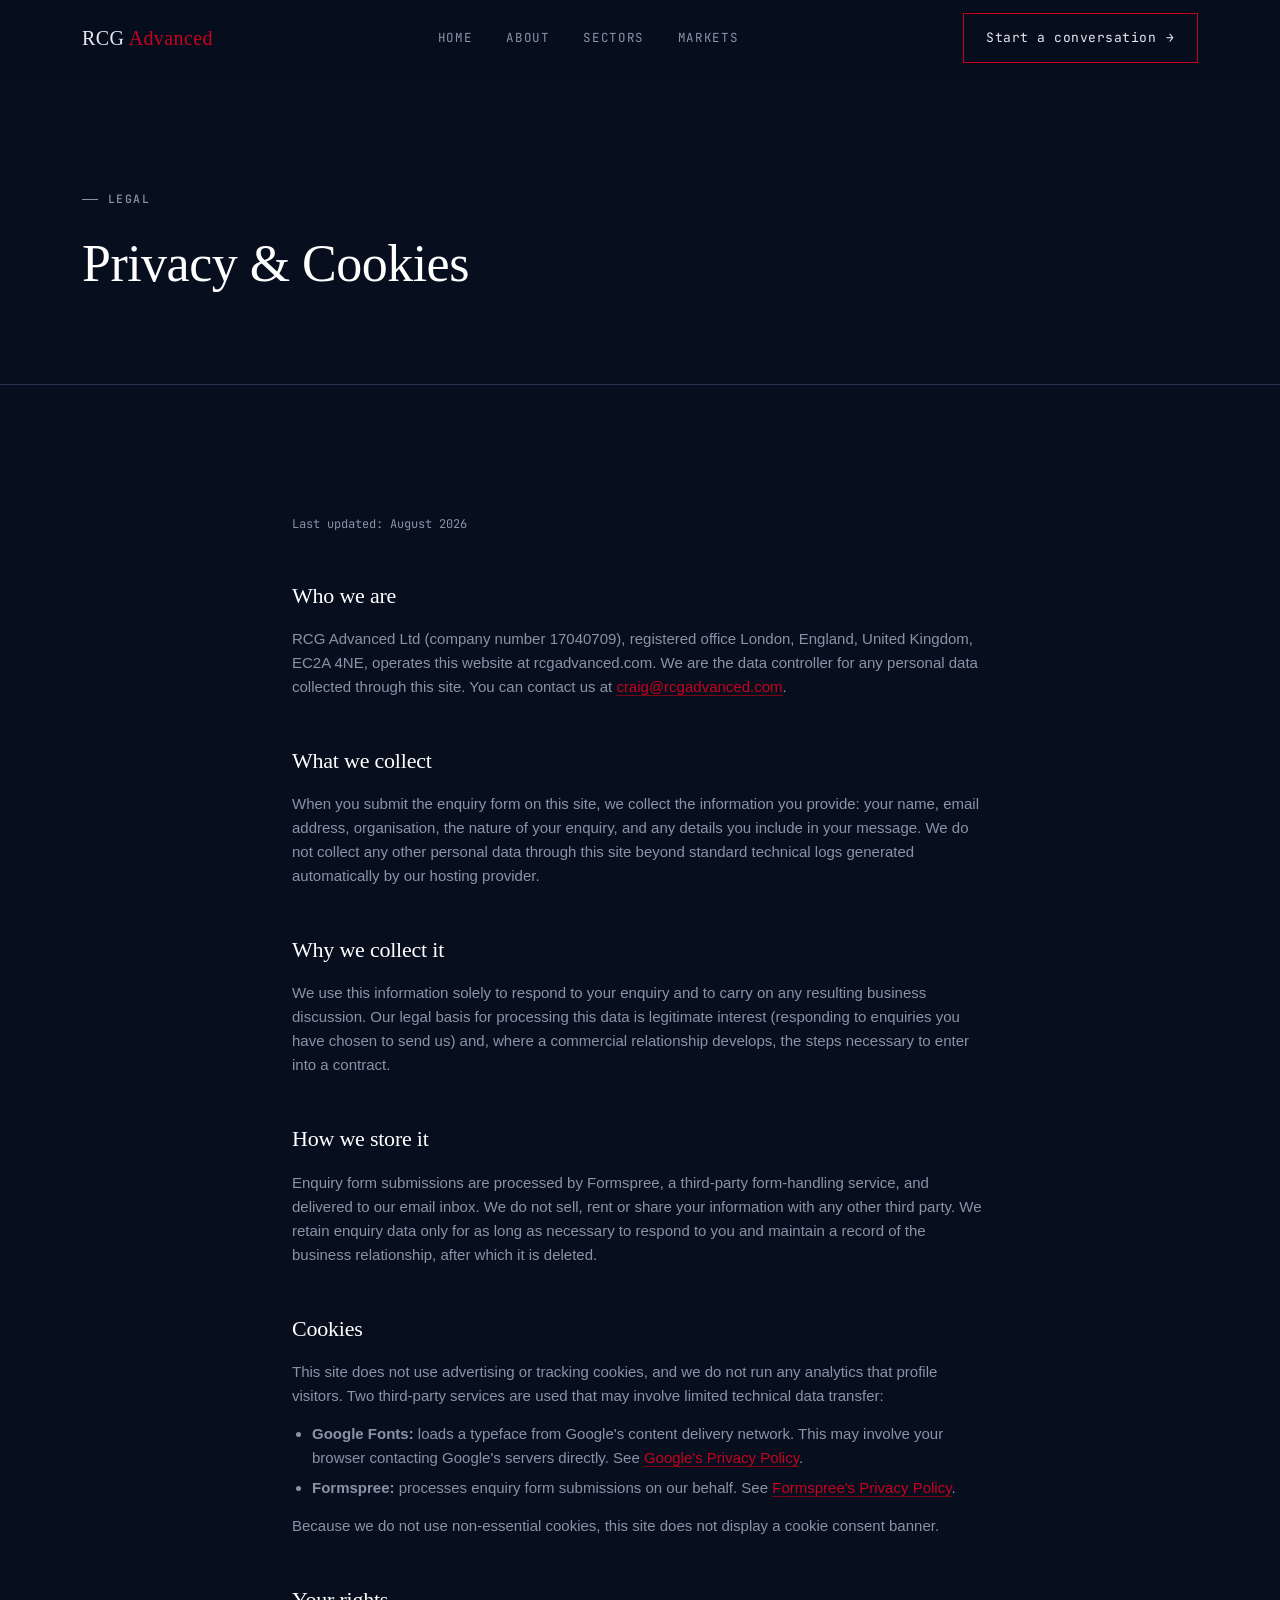
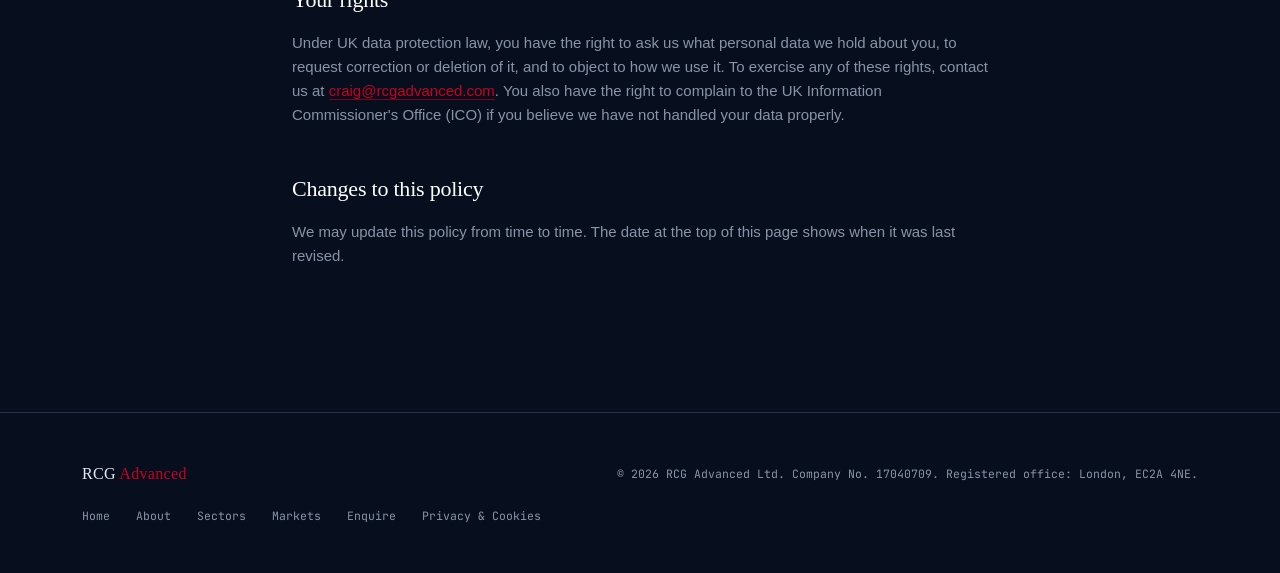
<file: files/privacy.html>
<!DOCTYPE html>
<html lang="en">
<head>
<meta charset="UTF-8" />
<meta name="viewport" content="width=device-width, initial-scale=1.0" />
<title>Privacy & Cookies | RCG Advanced</title>
<meta name="description" content="How RCG Advanced Ltd collects, uses and protects personal data submitted through rcgadvanced.com, including our cookie policy." />
<link rel="canonical" href="https://rcgadvanced.com/privacy" />
<meta name="robots" content="index, follow" />
<meta name="theme-color" content="#070f1f" />

<link rel="icon" href="/favicon.ico" sizes="any">
<link rel="icon" type="image/svg+xml" href="/favicon.svg">
<link rel="apple-touch-icon" href="/apple-touch-icon.png">

<meta property="og:type" content="website" />
<meta property="og:site_name" content="RCG Advanced" />
<meta property="og:title" content="Privacy & Cookies | RCG Advanced" />
<meta property="og:description" content="How RCG Advanced Ltd collects, uses and protects personal data submitted through rcgadvanced.com, including our cookie policy." />
<meta property="og:url" content="https://rcgadvanced.com/privacy" />
<meta property="og:image" content="https://rcgadvanced.com/og-image.png" />
<meta property="og:image:width" content="1200" />
<meta property="og:image:height" content="630" />

<meta name="twitter:card" content="summary_large_image" />
<meta name="twitter:title" content="Privacy & Cookies | RCG Advanced" />
<meta name="twitter:description" content="How RCG Advanced Ltd collects, uses and protects personal data submitted through rcgadvanced.com, including our cookie policy." />
<meta name="twitter:image" content="https://rcgadvanced.com/og-image.png" />

<script type="application/ld+json">
{
  "@context": "https://schema.org",
  "@type": "Organization",
  "name": "RCG Advanced Ltd",
  "url": "https://rcgadvanced.com/",
  "logo": "https://rcgadvanced.com/favicon.png",
  "email": "craig@rcgadvanced.com",
  "founder": {
    "@type": "Person",
    "name": "Craig Campbell",
    "jobTitle": "Founder & CEO"
  },
  "address": {
    "@type": "PostalAddress",
    "addressLocality": "London",
    "postalCode": "EC2A 4NE",
    "addressCountry": "GB"
  },
  "description": "Global independent technology intermediary for security, smart city, public safety and defence organisations."
}
</script>

<link rel="preconnect" href="https://fonts.googleapis.com">
<link rel="preconnect" href="https://fonts.gstatic.com" crossorigin>
<link href="https://fonts.googleapis.com/css2?family=JetBrains+Mono:wght@400;500;600&display=swap" rel="stylesheet">
<link rel="stylesheet" href="styles.css">
</head>
<body>

<header id="siteHeader">
  <nav class="wrap">
    <a href="index.html" class="logo">RCG <em>Advanced</em></a>
    <div class="navlinks">
      <a href="index.html">Home</a>
      <a href="about.html">About</a>
      <a href="sectors.html">Sectors</a>
      <a href="markets.html">Markets</a>
    </div>
    <div class="nav-cta">
      <a href="enquire.html" class="btn btn-primary">Start a conversation</a>
    </div>
    <button class="nav-menu-btn" id="menuBtn" aria-label="Menu">≡</button>
  </nav>
</header>

<section class="page-hero">
  <div class="wrap">
    <div class="eyebrow">Legal</div>
    <h1>Privacy &amp; Cookies</h1>
  </div>
</section>

<section>
  <div class="wrap legal">
    <p class="updated">Last updated: August 2026</p>

    <h2>Who we are</h2>
    <p>RCG Advanced Ltd (company number 17040709), registered office London, England, United Kingdom, EC2A 4NE, operates this website at rcgadvanced.com. We are the data controller for any personal data collected through this site. You can contact us at <a href="mailto:craig@rcgadvanced.com">craig@rcgadvanced.com</a>.</p>

    <h2>What we collect</h2>
    <p>When you submit the enquiry form on this site, we collect the information you provide: your name, email address, organisation, the nature of your enquiry, and any details you include in your message. We do not collect any other personal data through this site beyond standard technical logs generated automatically by our hosting provider.</p>

    <h2>Why we collect it</h2>
    <p>We use this information solely to respond to your enquiry and to carry on any resulting business discussion. Our legal basis for processing this data is legitimate interest (responding to enquiries you have chosen to send us) and, where a commercial relationship develops, the steps necessary to enter into a contract.</p>

    <h2>How we store it</h2>
    <p>Enquiry form submissions are processed by Formspree, a third-party form-handling service, and delivered to our email inbox. We do not sell, rent or share your information with any other third party. We retain enquiry data only for as long as necessary to respond to you and maintain a record of the business relationship, after which it is deleted.</p>

    <h2>Cookies</h2>
    <p>This site does not use advertising or tracking cookies, and we do not run any analytics that profile visitors. Two third-party services are used that may involve limited technical data transfer:</p>
    <ul>
      <li><strong>Google Fonts:</strong> loads a typeface from Google's content delivery network. This may involve your browser contacting Google's servers directly. See <a href="https://policies.google.com/privacy" target="_blank" rel="noopener">Google's Privacy Policy</a>.</li>
      <li><strong>Formspree:</strong> processes enquiry form submissions on our behalf. See <a href="https://formspree.io/legal/privacy-policy/" target="_blank" rel="noopener">Formspree's Privacy Policy</a>.</li>
    </ul>
    <p>Because we do not use non-essential cookies, this site does not display a cookie consent banner.</p>

    <h2>Your rights</h2>
    <p>Under UK data protection law, you have the right to ask us what personal data we hold about you, to request correction or deletion of it, and to object to how we use it. To exercise any of these rights, contact us at <a href="mailto:craig@rcgadvanced.com">craig@rcgadvanced.com</a>. You also have the right to complain to the UK Information Commissioner's Office (ICO) if you believe we have not handled your data properly.</p>

    <h2>Changes to this policy</h2>
    <p>We may update this policy from time to time. The date at the top of this page shows when it was last revised.</p>
  </div>
</section>

<footer>
  <div class="wrap footer-inner">
    <a href="index.html" class="logo">RCG <em>Advanced</em></a>
    <div class="footer-meta">© 2026 RCG Advanced Ltd. Company No. 17040709. Registered office: London, EC2A 4NE.</div>
    <div class="footer-links">
      <a href="index.html">Home</a>
      <a href="about.html">About</a>
      <a href="sectors.html">Sectors</a>
      <a href="markets.html">Markets</a>
      <a href="enquire.html">Enquire</a>
      <a href="privacy.html">Privacy &amp; Cookies</a>
    </div>
  </div>
</footer>

<script src="script.js"></script>
</body>
</html>
</file>
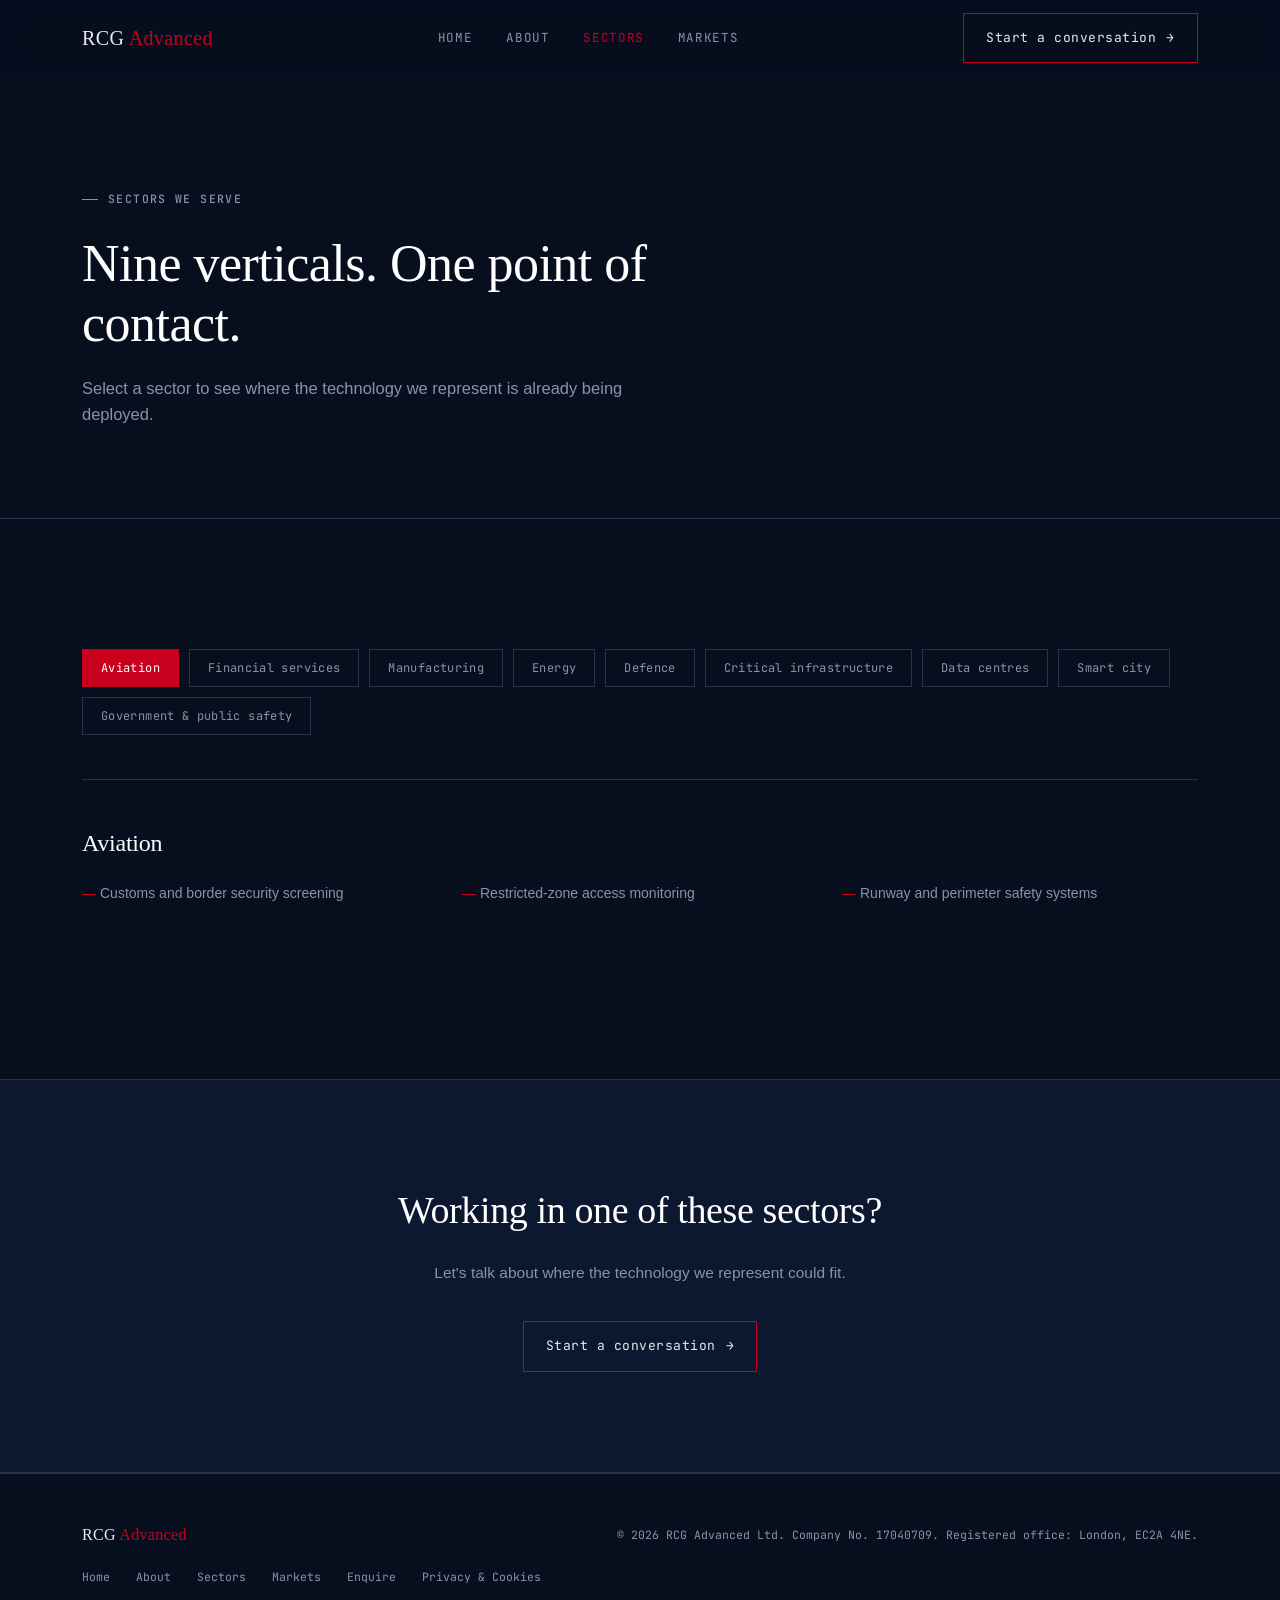
<file: files/sectors.html>
<!DOCTYPE html>
<html lang="en">
<head>
<meta charset="UTF-8" />
<meta name="viewport" content="width=device-width, initial-scale=1.0" />
<title>Sectors | RCG Advanced</title>
<meta name="description" content="Aviation, financial services, manufacturing, energy, defence, critical infrastructure, data centres, smart city and government & public safety: technology deployed across nine sectors." />
<link rel="canonical" href="https://rcgadvanced.com/sectors" />
<meta name="robots" content="index, follow" />
<meta name="theme-color" content="#070f1f" />

<link rel="icon" href="/favicon.ico" sizes="any">
<link rel="icon" type="image/svg+xml" href="/favicon.svg">
<link rel="apple-touch-icon" href="/apple-touch-icon.png">

<meta property="og:type" content="website" />
<meta property="og:site_name" content="RCG Advanced" />
<meta property="og:title" content="Sectors | RCG Advanced" />
<meta property="og:description" content="Aviation, financial services, manufacturing, energy, defence, critical infrastructure, data centres, smart city and government & public safety: technology deployed across nine sectors." />
<meta property="og:url" content="https://rcgadvanced.com/sectors" />
<meta property="og:image" content="https://rcgadvanced.com/og-image.png" />
<meta property="og:image:width" content="1200" />
<meta property="og:image:height" content="630" />

<meta name="twitter:card" content="summary_large_image" />
<meta name="twitter:title" content="Sectors | RCG Advanced" />
<meta name="twitter:description" content="Aviation, financial services, manufacturing, energy, defence, critical infrastructure, data centres, smart city and government & public safety: technology deployed across nine sectors." />
<meta name="twitter:image" content="https://rcgadvanced.com/og-image.png" />

<script type="application/ld+json">
{
  "@context": "https://schema.org",
  "@type": "Organization",
  "name": "RCG Advanced Ltd",
  "url": "https://rcgadvanced.com/",
  "logo": "https://rcgadvanced.com/favicon.png",
  "email": "craig@rcgadvanced.com",
  "founder": {
    "@type": "Person",
    "name": "Craig Campbell",
    "jobTitle": "Founder & CEO"
  },
  "address": {
    "@type": "PostalAddress",
    "addressLocality": "London",
    "postalCode": "EC2A 4NE",
    "addressCountry": "GB"
  },
  "description": "Global independent technology intermediary for security, smart city, public safety and defence organisations."
}
</script>

<link rel="preconnect" href="https://fonts.googleapis.com">
<link rel="preconnect" href="https://fonts.gstatic.com" crossorigin>
<link href="https://fonts.googleapis.com/css2?family=JetBrains+Mono:wght@400;500;600&display=swap" rel="stylesheet">
<link rel="stylesheet" href="styles.css">
</head>
<body>

<header id="siteHeader">
  <nav class="wrap">
    <a href="index.html" class="logo">RCG <em>Advanced</em></a>
    <div class="navlinks">
      <a href="index.html">Home</a>
      <a href="about.html">About</a>
      <a href="sectors.html" class="current">Sectors</a>
      <a href="markets.html">Markets</a>
    </div>
    <div class="nav-cta">
      <a href="enquire.html" class="btn btn-primary">Start a conversation</a>
    </div>
    <button class="nav-menu-btn" id="menuBtn" aria-label="Menu">≡</button>
  </nav>
</header>

<section class="page-hero">
  <div class="wrap">
    <div class="eyebrow">Sectors we serve</div>
    <h1>Nine verticals. One point of contact.</h1>
    <p class="lede">Select a sector to see where the technology we represent is already being deployed.</p>
  </div>
</section>

<section id="sectors">
  <div class="wrap">
    <div class="sector-pills reveal" id="sectorPills">
      <button class="pill active" data-sector="aviation">Aviation</button>
      <button class="pill" data-sector="finserv">Financial services</button>
      <button class="pill" data-sector="manufacturing">Manufacturing</button>
      <button class="pill" data-sector="energy">Energy</button>
      <button class="pill" data-sector="defence">Defence</button>
      <button class="pill" data-sector="critinfra">Critical infrastructure</button>
      <button class="pill" data-sector="datacentres">Data centres</button>
      <button class="pill" data-sector="smartcity">Smart city</button>
      <button class="pill" data-sector="govpublicsafety">Government &amp; public safety</button>
    </div>
    <div class="sector-panel reveal" id="sectorPanel">
      <div class="sector-detail active" data-sector="aviation">
        <h3>Aviation</h3>
        <ul><li>Customs and border security screening</li><li>Restricted-zone access monitoring</li><li>Runway and perimeter safety systems</li></ul>
      </div>
      <div class="sector-detail" data-sector="finserv">
        <h3>Financial services</h3>
        <ul><li>Continuous login authentication, not just onboarding checks</li><li>Branch and office access control</li><li>Mobile biometric spoofing detection</li></ul>
      </div>
      <div class="sector-detail" data-sector="manufacturing">
        <h3>Manufacturing</h3>
        <ul><li>PPE compliance detection on the plant floor</li><li>Facial recognition access and attendance</li><li>Plant-wide safety monitoring</li></ul>
      </div>
      <div class="sector-detail" data-sector="energy">
        <h3>Energy</h3>
        <ul><li>Flammable and explosive zone monitoring</li><li>PPE detection in industrial settings</li><li>Unauthorised access alerts</li></ul>
      </div>
      <div class="sector-detail" data-sector="defence">
        <h3>Defence</h3>
        <ul><li>Restricted facility access control</li><li>Perimeter and asset monitoring</li><li>Compliance-grade identity verification</li></ul>
      </div>
      <div class="sector-detail" data-sector="critinfra">
        <h3>Critical infrastructure</h3>
        <ul><li>Utility and grid site monitoring</li><li>Port and maritime security</li><li>Unauthorised access detection</li></ul>
      </div>
      <div class="sector-detail" data-sector="datacentres">
        <h3>Data centres</h3>
        <ul><li>Edge and hyperscale facility security</li><li>Restricted-rack access verification</li><li>Continuous perimeter monitoring</li></ul>
      </div>
      <div class="sector-detail" data-sector="smartcity">
        <h3>Smart city</h3>
        <ul><li>Public space safety monitoring</li><li>Integrated municipal security platforms</li><li>Incident detection and response</li></ul>
      </div>
      <div class="sector-detail" data-sector="govpublicsafety">
        <h3>Government &amp; public safety</h3>
        <ul><li>Public safety and emergency response technology</li><li>Government facility access control</li><li>Cross-agency compliance requirements</li></ul>
      </div>
    </div>
  </div>
</section>

<div class="cta-band">
  <div class="wrap">
    <h2>Working in one of these sectors?</h2>
    <p>Let's talk about where the technology we represent could fit.</p>
    <a href="enquire.html" class="btn btn-primary">Start a conversation</a>
  </div>
</div>

<footer>
  <div class="wrap footer-inner">
    <a href="index.html" class="logo">RCG <em>Advanced</em></a>
    <div class="footer-meta">© 2026 RCG Advanced Ltd. Company No. 17040709. Registered office: London, EC2A 4NE.</div>
    <div class="footer-links">
      <a href="index.html">Home</a>
      <a href="about.html">About</a>
      <a href="sectors.html">Sectors</a>
      <a href="markets.html">Markets</a>
      <a href="enquire.html">Enquire</a>
      <a href="privacy.html">Privacy &amp; Cookies</a>
    </div>
  </div>
</footer>

<script src="script.js"></script>
</body>
</html>
</file>
<file: files/styles.css>
:root{
  --navy:#070f1f;
  --navy-2:#0c1730;
  --navy-3:#101d3a;
  --navy-4:#152244;
  --line:#26314d;
  --red:#c8001e;
  --red-dim:#7a0315;
  --amber:#C08A2E;
  --steel:#5C82A8;
  --text:#E7E9EE;
  --text-dim:#8894A6;
  --serif: Georgia, 'Times New Roman', serif;
  --sans: Arial, Helvetica, sans-serif;
  --mono: 'JetBrains Mono', 'Courier New', monospace;
}
*{margin:0;padding:0;box-sizing:border-box;}
html{scroll-behavior:smooth;}
body{
  background:var(--navy);
  color:var(--text);
  font-family:var(--sans);
  line-height:1.6;
  font-size:16px;
  -webkit-font-smoothing:antialiased;
}
img,svg{display:block;max-width:100%;}
a{color:inherit;text-decoration:none;}
::selection{background:var(--red);color:#fff;}
.wrap{max-width:1180px;margin:0 auto;padding:0 32px;}
@media (max-width:720px){.wrap{padding:0 20px;}}

.eyebrow{
  font-family:var(--mono);
  font-size:11.5px;
  letter-spacing:0.12em;
  text-transform:uppercase;
  color:var(--text-dim);
  display:flex;
  align-items:center;
  gap:10px;
  font-weight:500;
}
.eyebrow::before{
  content:"";
  width:16px;height:1px;
  background:var(--text-dim);
  display:inline-block;
}
h1,h2,h3{font-family:var(--serif);font-weight:400;letter-spacing:-0.01em;}
.btn{
  display:inline-flex;
  align-items:center;
  gap:10px;
  font-family:var(--mono);
  font-size:13px;
  letter-spacing:0.04em;
  padding:14px 22px;
  border:1px solid var(--line);
  transition:border-color .2s ease, background .2s ease;
  cursor:pointer;
  background:none;
}
.btn:hover{border-color:var(--text-dim);}
.btn-primary{border-color:var(--red);color:var(--text);}
.btn-primary:hover{background:var(--red);}
.btn-primary::after{content:"→";}
.btn-ghost{color:var(--text-dim);}

/* ---------- NAV ---------- */
header{
  position:fixed;top:0;left:0;right:0;z-index:100;
  background:rgba(7,15,31,0.72);
  backdrop-filter:blur(10px);
  border-bottom:1px solid transparent;
  transition:border-color .3s ease, background .3s ease;
}
header.scrolled{border-bottom-color:var(--line);background:rgba(7,15,31,0.92);}
nav.wrap{
  display:flex;align-items:center;justify-content:space-between;
  height:76px;
}
.logo{font-family:var(--serif);font-size:20px;letter-spacing:0.02em;}
.logo em{color:var(--red);font-style:normal;}
.navlinks{display:flex;gap:34px;font-family:var(--mono);font-size:12.5px;letter-spacing:0.05em;text-transform:uppercase;}
.navlinks a{color:var(--text-dim);transition:color .2s ease;}
.navlinks a:hover{color:var(--text);}
.navlinks a.active,.navlinks a.current{color:var(--red);}
.nav-cta{display:flex;gap:16px;align-items:center;}
.nav-menu-btn{display:none;background:none;border:1px solid var(--line);color:var(--text);width:40px;height:40px;font-family:var(--mono);cursor:pointer;}
@media (max-width:900px){
  .navlinks{display:none;}
  .nav-cta .btn{display:none;}
  .nav-menu-btn{display:block;}
}

/* ---------- HERO (home) ---------- */
.hero{
  position:relative;
  padding:200px 0 130px;
  overflow:hidden;
  border-bottom:1px solid var(--line);
}
.hero-inner{position:relative;z-index:2;}
.hero .eyebrow{margin-bottom:30px;}
.hero h1{
  font-size:clamp(36px,5vw,62px);
  line-height:1.14;
  max-width:780px;
  color:#fff;
  font-weight:400;
}
.hero h1 .accent{color:var(--red);font-style:normal;}
.hero p.lede{
  max-width:560px;
  color:var(--text-dim);
  font-size:17px;
  margin:26px 0 42px;
}
.hero-ctas{display:flex;gap:16px;flex-wrap:wrap;margin-bottom:110px;}

/* ---------- PAGE HERO (about / enquire) ---------- */
.page-hero{
  padding:190px 0 90px;
  border-bottom:1px solid var(--line);
}
.page-hero .eyebrow{margin-bottom:26px;}
.page-hero h1{
  font-size:clamp(34px,4.6vw,52px);
  line-height:1.14;
  max-width:720px;
  color:#fff;
  font-weight:400;
}
.page-hero p.lede{
  max-width:560px;
  color:var(--text-dim);
  font-size:16.5px;
  margin-top:22px;
}

/* network map */
.netmap{
  position:relative;
  width:100%;
  max-width:900px;
  margin:0 auto;
}
.netmap svg{width:100%;height:auto;}
.netmap svg{opacity:0;animation:mapfade 1s ease forwards;animation-delay:.2s;}
@keyframes mapfade{to{opacity:1;}}
.net-line{
  stroke:var(--line);
  stroke-width:1;
  fill:none;
}
.net-node circle.core{fill:var(--red);}
.net-node .label{
  font-family:var(--sans);
  font-size:12px;
  fill:var(--text);
  transition:fill .2s ease;
}
.net-node .coord{
  font-family:var(--mono);
  font-size:9px;
  fill:var(--text-dim);
}
.net-hub circle{fill:var(--navy-4);stroke:var(--red);stroke-width:1;}
.net-hub text{
  font-family:var(--mono);
  font-size:10px;
  fill:var(--text);
  text-anchor:middle;
}
.net-node{cursor:pointer;}
.net-node .stat{
  font-family:var(--sans);
  font-size:11px;
  fill:var(--text-dim);
  opacity:0;
  transition:opacity .25s ease;
}
.net-node:hover .stat{opacity:1;}
.net-node:hover circle.core{fill:var(--red);}
.net-node:hover .label{fill:var(--red);}
.net-note{
  font-family:var(--mono);
  font-size:10.5px;
  fill:var(--text-dim);
  text-anchor:middle;
}

/* ---------- STRIP STATS ---------- */
.stripline{
  border-bottom:1px solid var(--line);
  background:var(--navy-2);
}
.stripline .wrap{
  display:grid;
  grid-template-columns:repeat(3,1fr);
}
.stripline .cell{
  padding:28px 32px;
  border-right:1px solid var(--line);
}
.stripline .cell:last-child{border-right:none;}
.stripline .cell .num{font-family:var(--serif);font-size:30px;color:#fff;}
.stripline .cell .lbl{font-family:var(--mono);font-size:11.5px;color:var(--text-dim);letter-spacing:0.04em;margin-top:4px;text-transform:uppercase;}
@media (max-width:720px){
  .stripline .wrap{grid-template-columns:1fr;}
  .stripline .cell{border-right:none;border-bottom:1px solid var(--line);}
}

/* ---------- SECTION SHELL ---------- */
section{padding:130px 0;}
.section-head{max-width:640px;margin-bottom:76px;}
.section-head h2{font-size:clamp(28px,3.4vw,42px);color:#fff;margin-top:18px;line-height:1.15;}
.section-head p{color:var(--text-dim);margin-top:18px;font-size:16px;max-width:560px;}

/* ---------- ROLE (thesis cards, non-numbered) ---------- */
.role-grid{
  display:grid;
  grid-template-columns:repeat(3,1fr);
  gap:56px;
  border-top:1px solid var(--line);
  padding-top:48px;
}
.role-card{padding:0 8px 0 0;}
.role-card .tag{font-family:var(--mono);font-size:11px;color:var(--text-dim);letter-spacing:0.08em;text-transform:uppercase;margin-bottom:20px;display:block;}
.role-card h3{font-size:21px;color:#fff;margin-bottom:14px;}
.role-card p{color:var(--text-dim);font-size:14.5px;}
@media (max-width:900px){
  .role-grid{grid-template-columns:1fr;gap:40px;}
}

/* ---------- SECTORS (interactive filter) ---------- */
.sector-pills{display:flex;flex-wrap:wrap;gap:10px;margin-bottom:44px;}
.pill{
  font-family:var(--mono);
  font-size:12px;
  letter-spacing:0.03em;
  padding:10px 18px;
  border:1px solid var(--line);
  background:none;
  color:var(--text-dim);
  cursor:pointer;
  transition:border-color .2s ease, color .2s ease, background .2s ease;
}
.pill:hover{border-color:var(--text-dim);color:var(--text);}
.pill.active{border-color:var(--red);color:#fff;background:var(--red);}
.sector-panel{border-top:1px solid var(--line);padding-top:44px;min-height:170px;}
.sector-detail{display:none;}
.sector-detail.active{display:block;animation:panelfade .3s ease;}
@keyframes panelfade{from{opacity:0;}to{opacity:1;}}
.sector-detail h3{font-size:24px;color:#fff;margin-bottom:20px;}
.sector-detail ul{list-style:none;display:grid;grid-template-columns:repeat(3,1fr);gap:24px;}
.sector-detail li{
  font-size:14px;
  color:var(--text-dim);
  padding-left:18px;
  position:relative;
}
.sector-detail li::before{content:"—";color:var(--red);position:absolute;left:0;}
@media (max-width:760px){.sector-detail ul{grid-template-columns:1fr;gap:14px;}}

/* ---------- CTA BAND (home closing) ---------- */
.cta-band{
  background:var(--navy-2);
  border-top:1px solid var(--line);
  border-bottom:1px solid var(--line);
  padding:100px 0;
  text-align:center;
}
.cta-band h2{font-size:clamp(26px,3.2vw,38px);color:#fff;margin-bottom:20px;}
.cta-band p{color:var(--text-dim);font-size:15.5px;max-width:480px;margin:0 auto 36px;}
.cta-band .btn{margin:0 8px;}

/* ---------- ABOUT ---------- */
.about-block{background:var(--navy-2);border-top:1px solid var(--line);border-bottom:1px solid var(--line);position:relative;}
.about-inner{
  display:grid;
  grid-template-columns:1fr 1fr;
  gap:80px;
  align-items:start;
}
.about-block h2{font-size:clamp(26px,3vw,36px);margin:16px 0 24px;color:#fff;}
.about-block p{color:var(--text-dim);font-size:15.5px;margin-bottom:16px;}
.about-block blockquote{
  font-family:var(--serif);
  font-style:italic;
  font-size:22px;
  line-height:1.5;
  color:#fff;
  border-left:3px solid var(--red);
  padding-left:24px;
  margin:24px 0 36px;
}
.fact-list{display:flex;flex-direction:column;gap:0;border-top:1px solid var(--line);}
.fact-item{
  padding:22px 0;
  border-bottom:1px solid var(--line);
  display:grid;
  grid-template-columns:130px 1fr;
  gap:20px;
}
.fact-item .k{font-family:var(--mono);font-size:11px;color:var(--red);letter-spacing:0.06em;text-transform:uppercase;padding-top:2px;}
.fact-item .v h4{font-family:var(--serif);font-size:16.5px;color:#fff;margin-bottom:5px;font-weight:400;}
.fact-item .v p{font-size:13.5px;color:var(--text-dim);margin:0;}
@media (max-width:860px){
  .about-inner{grid-template-columns:1fr;gap:44px;}
}

/* ---------- DISCIPLINES (toggle) ---------- */
.disc-toggle{
  display:inline-flex;
  border:1px solid var(--line);
  margin-bottom:48px;
}
.disc-toggle button{
  font-family:var(--mono);
  font-size:12.5px;
  letter-spacing:0.05em;
  text-transform:uppercase;
  padding:13px 22px;
  background:none;
  border:none;
  color:var(--text-dim);
  cursor:pointer;
  border-right:1px solid var(--line);
}
.disc-toggle button:last-child{border-right:none;}
.disc-toggle button.active{color:#fff;background:var(--red);}
.disc-panel{display:none;}
.disc-panel.active{display:grid;grid-template-columns:1fr 1fr;gap:70px;}
.disc-panel h3{font-size:clamp(24px,2.8vw,32px);color:#fff;line-height:1.2;margin-bottom:20px;}
.disc-panel > div:first-child p{color:var(--text-dim);font-size:15.5px;margin-bottom:28px;}
.disc-list{list-style:none;}
.disc-list li{
  padding:16px 0;
  border-top:1px solid var(--line);
  font-size:14.5px;
  color:var(--text-dim);
  display:grid;
  grid-template-columns:20px 1fr;
  gap:12px;
}
.disc-list li:last-child{border-bottom:1px solid var(--line);}
.disc-list li::before{content:"—";color:var(--red);}
.disc-list strong{color:var(--text);font-weight:400;}
@media (max-width:860px){.disc-panel.active{grid-template-columns:1fr;gap:34px;}}

/* ---------- MARKETS ---------- */
.markets-grid{
  display:grid;
  grid-template-columns:repeat(3,1fr);
  gap:44px 40px;
  border-top:1px solid var(--line);
  padding-top:48px;
}
.market-card{padding:14px;margin:-14px;border-radius:2px;transition:background .3s ease;}
.market-card .flag-code{font-family:var(--mono);font-size:10.5px;color:var(--text-dim);letter-spacing:0.08em;}
.market-card h3{font-size:18px;color:#fff;margin:12px 0 4px;}
.market-card .figure{font-family:var(--serif);font-size:24px;color:var(--red);margin-bottom:18px;}
.market-card ul{list-style:none;font-size:13px;color:var(--text-dim);}
.market-card li{padding:7px 0;border-top:1px solid var(--line);}
.market-card li:first-child{border-top:none;}
@media (max-width:900px){.markets-grid{grid-template-columns:1fr 1fr;}}
@media (max-width:560px){.markets-grid{grid-template-columns:1fr;gap:32px;}}
.markets-note{margin-top:48px;font-size:14px;color:var(--text-dim);}
.inline-link{color:var(--red);border-bottom:1px solid var(--red-dim);padding-bottom:1px;}
.inline-link:hover{border-bottom-color:var(--red);}
.market-card.flash{animation:flash 1.2s ease;}
@keyframes flash{0%{background:var(--navy-3);}100%{background:transparent;}}

/* ---------- PROCESS ---------- */
.process-toggle{margin-bottom:56px;}
.process-track{display:none;}
.process-track.active{display:block;}
.process-step{
  display:grid;
  grid-template-columns:80px 1fr;
  gap:30px;
  padding:34px 0;
  border-top:1px solid var(--line);
}
.process-step:last-child{border-bottom:1px solid var(--line);}
.process-step .idx{font-family:var(--mono);font-size:13px;color:var(--red);padding-top:4px;}
.process-step h3{font-size:20px;color:#fff;margin-bottom:10px;}
.process-step p{color:var(--text-dim);font-size:14.5px;max-width:640px;}

/* ---------- CONTACT / ENQUIRE ---------- */
.contact{background:var(--navy-2);border-top:1px solid var(--line);}
.contact-grid{display:grid;grid-template-columns:0.9fr 1.1fr;gap:80px;}
.contact-info h2{font-size:clamp(28px,3.4vw,40px);color:#fff;margin-bottom:24px;}
.contact-info p{color:var(--text-dim);font-size:15.5px;margin-bottom:36px;max-width:420px;}
.contact-detail{margin-bottom:22px;}
.contact-detail .k{font-family:var(--mono);font-size:11px;color:var(--amber);letter-spacing:0.06em;text-transform:uppercase;}
.contact-detail .v{font-size:15px;margin-top:4px;}
.contact-detail a:hover{color:var(--red);}

form{display:flex;flex-direction:column;gap:20px;}
.form-row{display:grid;grid-template-columns:1fr 1fr;gap:20px;}
label{font-family:var(--mono);font-size:11px;color:var(--text-dim);letter-spacing:0.05em;text-transform:uppercase;display:block;margin-bottom:8px;}
input,select,textarea{
  width:100%;
  background:var(--navy);
  border:1px solid var(--line);
  color:var(--text);
  padding:13px 14px;
  font-family:var(--sans);
  font-size:14.5px;
}
input:focus,select:focus,textarea:focus{outline:none;border-color:var(--amber);}
textarea{resize:vertical;min-height:100px;}
.form-foot{display:flex;align-items:center;justify-content:space-between;flex-wrap:wrap;gap:16px;margin-top:6px;}
.form-foot p{font-size:12.5px;color:var(--text-dim);max-width:340px;}
@media (max-width:860px){
  .contact-grid{grid-template-columns:1fr;gap:56px;}
  .form-row{grid-template-columns:1fr;}
}

/* ---------- FOOTER ---------- */
footer{padding:48px 0;border-top:1px solid var(--line);}
.footer-inner{display:flex;justify-content:space-between;align-items:center;flex-wrap:wrap;gap:20px;}
footer .logo{font-size:16px;}
.footer-meta{font-family:var(--mono);font-size:11.5px;color:var(--text-dim);}
.footer-links{display:flex;gap:26px;font-family:var(--mono);font-size:11.5px;color:var(--text-dim);}
.footer-links a:hover{color:var(--text);}

.reveal{opacity:0;transform:translateY(8px);transition:opacity .5s ease, transform .5s ease;}
.reveal.in{opacity:1;transform:none;}

/* ---------- LEGAL / PRIVACY PAGE ---------- */
.legal{max-width:760px;}
.legal h2{font-size:22px;color:#fff;margin:44px 0 14px;}
.legal h2:first-child{margin-top:0;}
.legal p{color:var(--text-dim);font-size:15px;margin-bottom:14px;}
.legal ul{color:var(--text-dim);font-size:15px;margin:0 0 14px 20px;}
.legal li{margin-bottom:6px;}
.legal a{color:var(--red);border-bottom:1px solid var(--red-dim);}
.legal a:hover{border-bottom-color:var(--red);}
.legal .updated{font-family:var(--mono);font-size:12px;color:var(--text-dim);margin-bottom:40px;}

@media (prefers-reduced-motion: reduce){
  *{animation-duration:0.01ms !important; transition-duration:0.01ms !important;}
}
</file>
